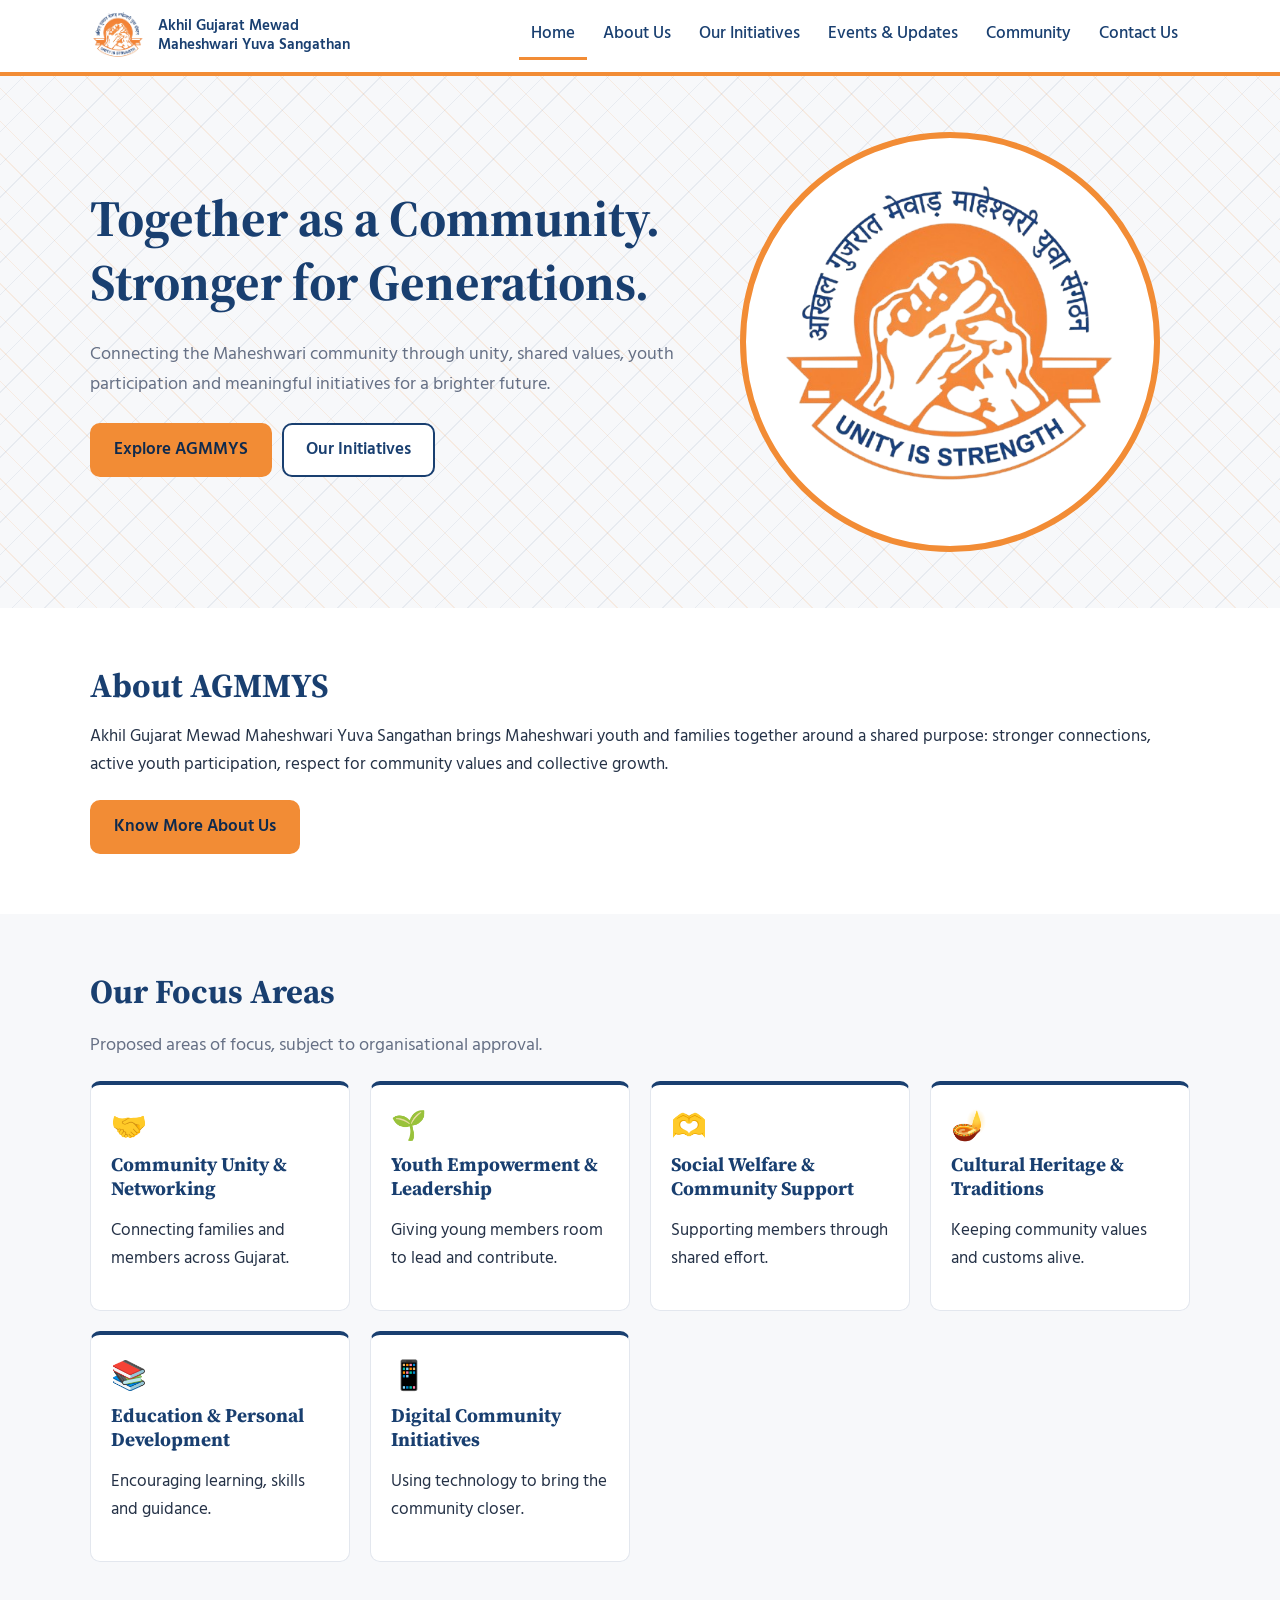
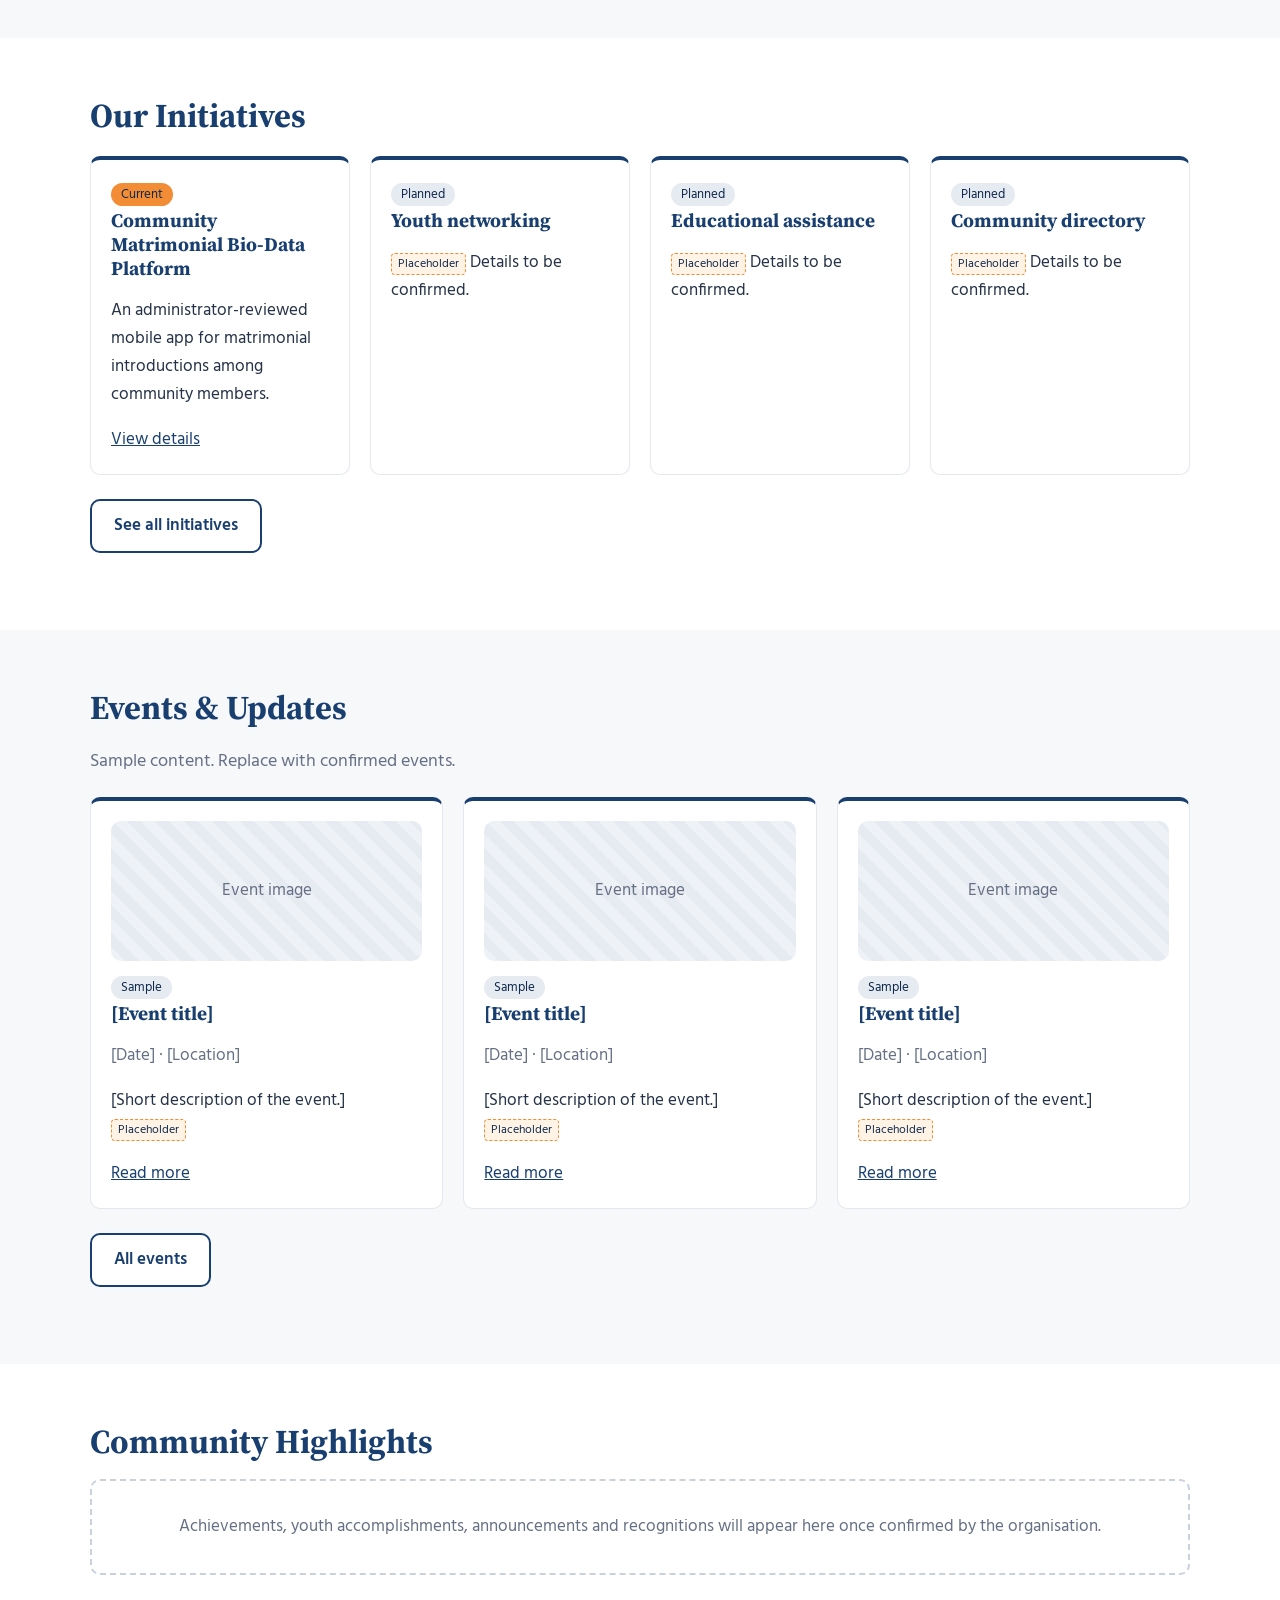
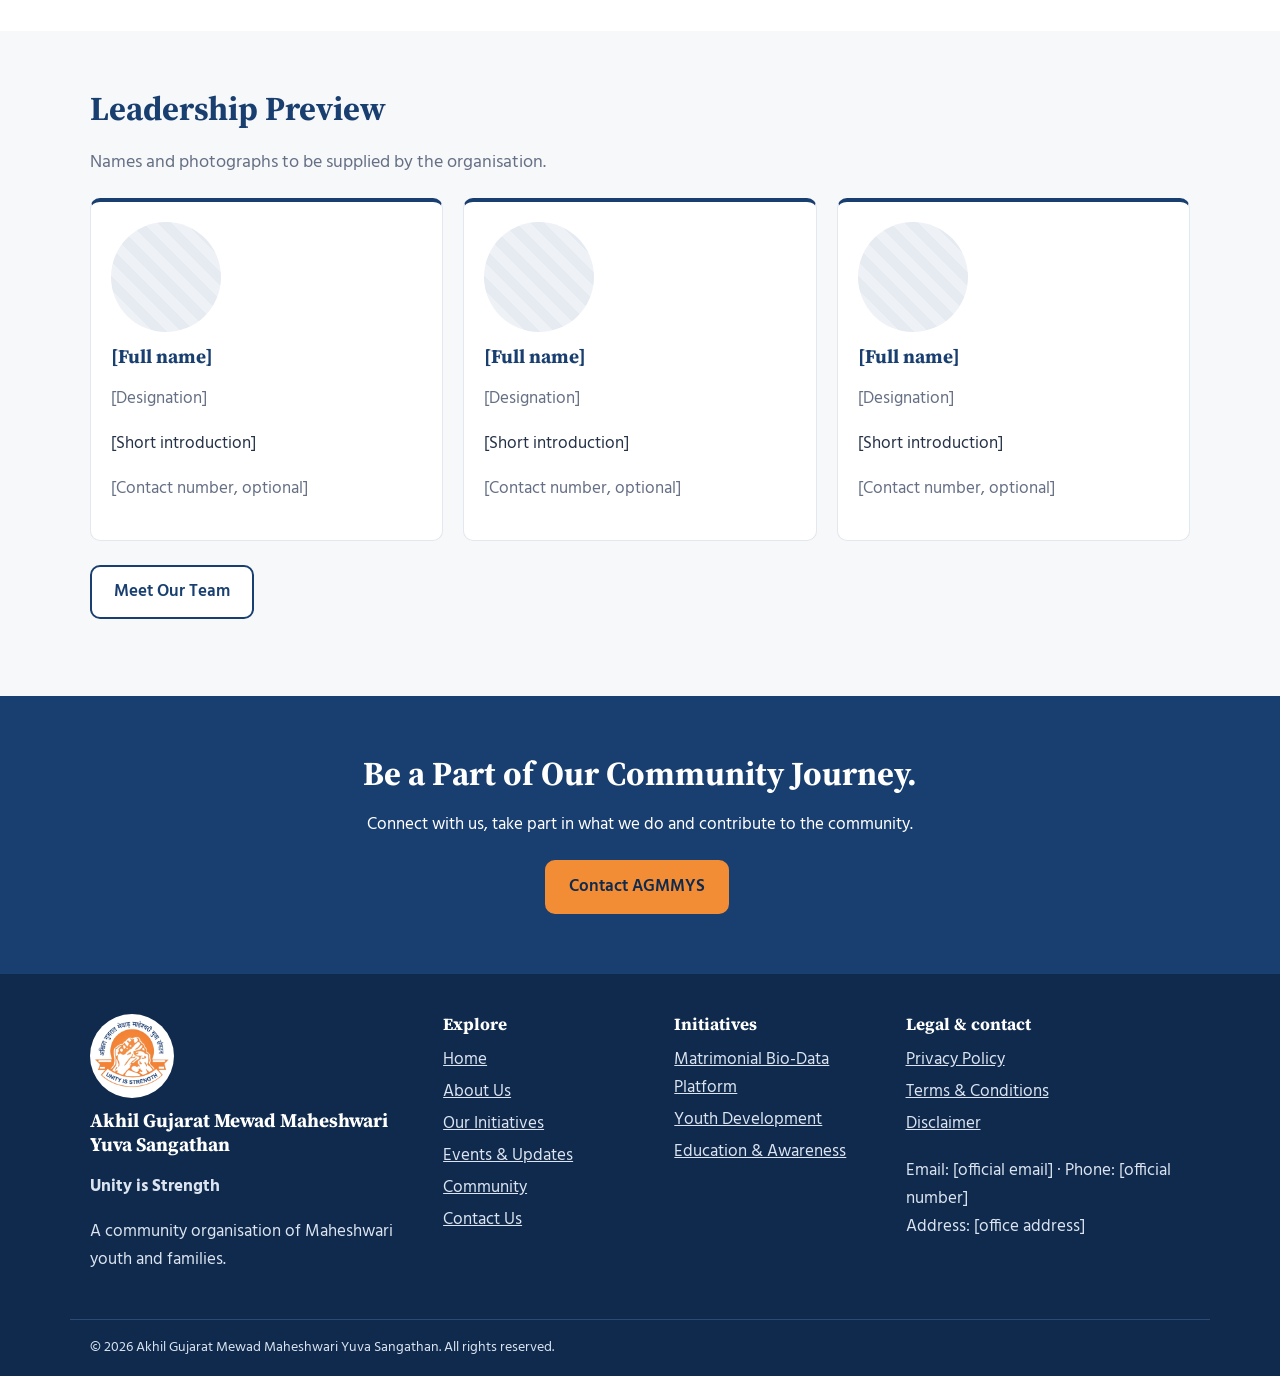
<file: index.html>
<!DOCTYPE html><html lang="en"><head><meta charset="utf-8"><meta name="viewport" content="width=device-width,initial-scale=1">
<title>Official Website | AGMMYS</title><meta name="description" content="Official website of Akhil Gujarat Mewad Maheshwari Yuva Sangathan (AGMMYS): unity, youth participation and community initiatives."><link rel="canonical" href="https://agmmys.org/">
<meta property="og:type" content="website"><meta property="og:title" content="Official Website | AGMMYS"><meta property="og:description" content="Official website of Akhil Gujarat Mewad Maheshwari Yuva Sangathan (AGMMYS): unity, youth participation and community initiatives."><meta property="og:url" content="https://agmmys.org/"><meta property="og:image" content="https://agmmys.org/assets/images/icon-512.png">
<link rel="icon" href="assets/images/favicon-32.png"><link rel="apple-touch-icon" href="assets/images/apple-touch-icon.png">
<link rel="preconnect" href="https://fonts.googleapis.com"><link rel="preconnect" href="https://fonts.gstatic.com" crossorigin>
<link href="https://fonts.googleapis.com/css2?family=Hind:wght@400;500;600&family=Source+Serif+4:wght@500;700&display=swap" rel="stylesheet">
<link rel="stylesheet" href="assets/css/style.css"><script type="application/ld+json">{"@context":"https://schema.org","@type":"Organization","name":"Akhil Gujarat Mewad Maheshwari Yuva Sangathan","alternateName":"AGMMYS","url":"https://agmmys.org","logo":"https://agmmys.org/assets/images/logo.png","slogan":"Unity is Strength"}</script></head><body>
<a class="skip" href="#main">Skip to content</a>
<header class="hdr"><div class="wrap hb"><a class="brand" href="index.html"><img src="assets/images/logo.png" width="56" height="56" alt="AGMMYS logo"><span>Akhil Gujarat Mewad<br>Maheshwari Yuva Sangathan</span></a>
<button class="tg" aria-expanded="false" aria-controls="nav">Menu</button><nav id="nav" aria-label="Main"><a href="index.html" aria-current=page>Home</a><a href="about.html">About Us</a><a href="initiatives.html">Our Initiatives</a><a href="events.html">Events & Updates</a><a href="community.html">Community</a><a href="contact.html">Contact Us</a></nav></div></header>
<main id="main"><section class="hero"><div class="wrap hg"><div><h1>Together as a Community. Stronger for Generations.</h1><p class="lead">Connecting the Maheshwari community through unity, shared values, youth participation and meaningful initiatives for a brighter future.</p><p><a class="btn" href="about.html">Explore AGMMYS</a> <a class="btn b2" href="initiatives.html">Our Initiatives</a></p></div>
<div class="sun"><img src="assets/images/logo.png" width="420" height="420" alt="AGMMYS emblem: joined hands with the words Unity is Strength"></div></div></section><section class="sec "><div class="wrap"><h2>About AGMMYS</h2><p>Akhil Gujarat Mewad Maheshwari Yuva Sangathan brings Maheshwari youth and families together around a shared purpose: stronger connections, active youth participation, respect for community values and collective growth.</p><a class="btn" href="about.html">Know More About Us</a></div></section><section class="sec alt"><div class="wrap"><h2>Our Focus Areas</h2><p class=lead>Proposed areas of focus, subject to organisational approval.</p><div class="grid "><article class="card"><div class="ic">🤝</div><h3>Community Unity &amp; Networking</h3><p>Connecting families and members across Gujarat.</p></article><article class="card"><div class="ic">🌱</div><h3>Youth Empowerment &amp; Leadership</h3><p>Giving young members room to lead and contribute.</p></article><article class="card"><div class="ic">🫶</div><h3>Social Welfare &amp; Community Support</h3><p>Supporting members through shared effort.</p></article><article class="card"><div class="ic">🪔</div><h3>Cultural Heritage &amp; Traditions</h3><p>Keeping community values and customs alive.</p></article><article class="card"><div class="ic">📚</div><h3>Education &amp; Personal Development</h3><p>Encouraging learning, skills and guidance.</p></article><article class="card"><div class="ic">📱</div><h3>Digital Community Initiatives</h3><p>Using technology to bring the community closer.</p></article></div></div></section><section class="sec "><div class="wrap"><h2>Our Initiatives</h2><div class="grid "><article class="card"><span class="tag on">Current</span><h3>Community Matrimonial Bio-Data Platform</h3><p>An administrator-reviewed mobile app for matrimonial introductions among community members.</p><a href="initiatives.html#matrimonial">View details</a></article><article class="card"><span class="tag">Planned</span><h3>Youth networking</h3><p><span class="ph">Placeholder</span> Details to be confirmed.</p></article><article class="card"><span class="tag">Planned</span><h3>Educational assistance</h3><p><span class="ph">Placeholder</span> Details to be confirmed.</p></article><article class="card"><span class="tag">Planned</span><h3>Community directory</h3><p><span class="ph">Placeholder</span> Details to be confirmed.</p></article></div><p><a class="btn b2" href="initiatives.html">See all initiatives</a></p></div></section><section class="sec alt"><div class="wrap"><h2>Events &amp; Updates</h2><p class=lead>Sample content. Replace with confirmed events.</p><div class="grid "><article class="card"><div class="img">Event image</div><span class="tag">Sample</span><h3>[Event title]</h3><p class="mu">[Date] · [Location]</p><p>[Short description of the event.] <span class="ph">Placeholder</span></p><a href="events.html">Read more</a></article><article class="card"><div class="img">Event image</div><span class="tag">Sample</span><h3>[Event title]</h3><p class="mu">[Date] · [Location]</p><p>[Short description of the event.] <span class="ph">Placeholder</span></p><a href="events.html">Read more</a></article><article class="card"><div class="img">Event image</div><span class="tag">Sample</span><h3>[Event title]</h3><p class="mu">[Date] · [Location]</p><p>[Short description of the event.] <span class="ph">Placeholder</span></p><a href="events.html">Read more</a></article></div><p><a class="btn b2" href="events.html">All events</a></p></div></section><section class="sec "><div class="wrap"><h2>Community Highlights</h2><div class="empty">Achievements, youth accomplishments, announcements and recognitions will appear here once confirmed by the organisation.</div></div></section><section class="sec alt"><div class="wrap"><h2>Leadership Preview</h2><p class=lead>Names and photographs to be supplied by the organisation.</p><div class="grid g3"><article class="card"><div class="ava" role="img" aria-label="Photo placeholder"></div><h3>[Full name]</h3><p class="mu">[Designation]</p><p>[Short introduction]</p><p class="mu">[Contact number, optional]</p></article><article class="card"><div class="ava" role="img" aria-label="Photo placeholder"></div><h3>[Full name]</h3><p class="mu">[Designation]</p><p>[Short introduction]</p><p class="mu">[Contact number, optional]</p></article><article class="card"><div class="ava" role="img" aria-label="Photo placeholder"></div><h3>[Full name]</h3><p class="mu">[Designation]</p><p>[Short introduction]</p><p class="mu">[Contact number, optional]</p></article></div><p><a class="btn b2" href="community.html">Meet Our Team</a></p></div></section><section class="cta"><div class="wrap"><h2>Be a Part of Our Community Journey.</h2><p>Connect with us, take part in what we do and contribute to the community.</p><a class="btn" href="contact.html">Contact AGMMYS</a></div></section></main>
<footer class="ftr"><div class="wrap fg"><div><img src="assets/images/logo.png" width="84" height="84" alt="AGMMYS logo"><h3>Akhil Gujarat Mewad Maheshwari Yuva Sangathan</h3><p><b>Unity is Strength</b></p><p>A community organisation of Maheshwari youth and families. </p></div>
<div><h4>Explore</h4><a href="index.html">Home</a><a href="about.html">About Us</a><a href="initiatives.html">Our Initiatives</a><a href="events.html">Events & Updates</a><a href="community.html">Community</a><a href="contact.html">Contact Us</a></div><div><h4>Initiatives</h4><a href="initiatives.html#matrimonial">Matrimonial Bio-Data Platform</a><a href="initiatives.html#youth">Youth Development</a><a href="initiatives.html#education">Education &amp; Awareness</a></div>
<div><h4>Legal &amp; contact</h4><a href="privacy-policy.html">Privacy Policy</a><a href="terms-and-conditions.html">Terms &amp; Conditions</a><a href="disclaimer.html">Disclaimer</a><p>Email: [official email] · Phone: [official number]<br>Address: [office address]</p></div></div>
<p class="wrap cp">&copy; <span id="yr">2026</span> Akhil Gujarat Mewad Maheshwari Yuva Sangathan. All rights reserved.</p></footer><script src="assets/js/main.js"></script></body></html>
</file>
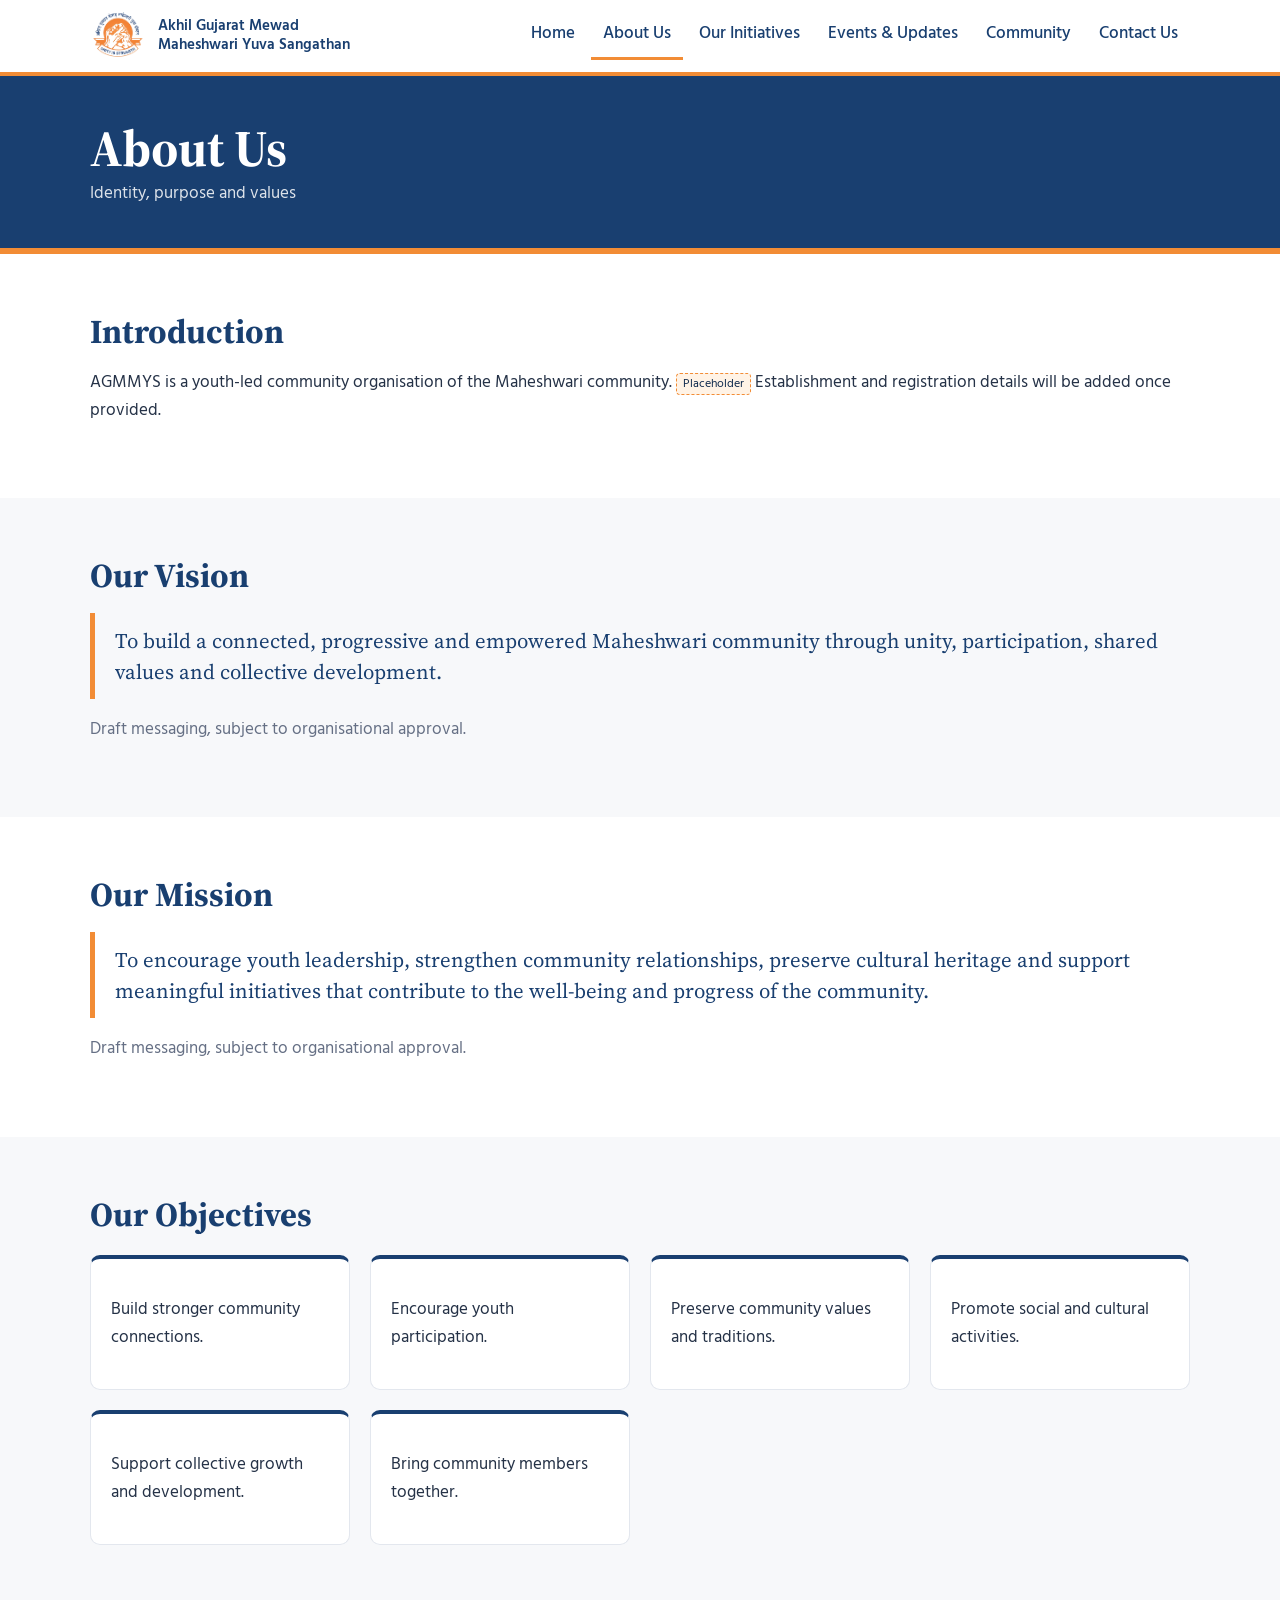
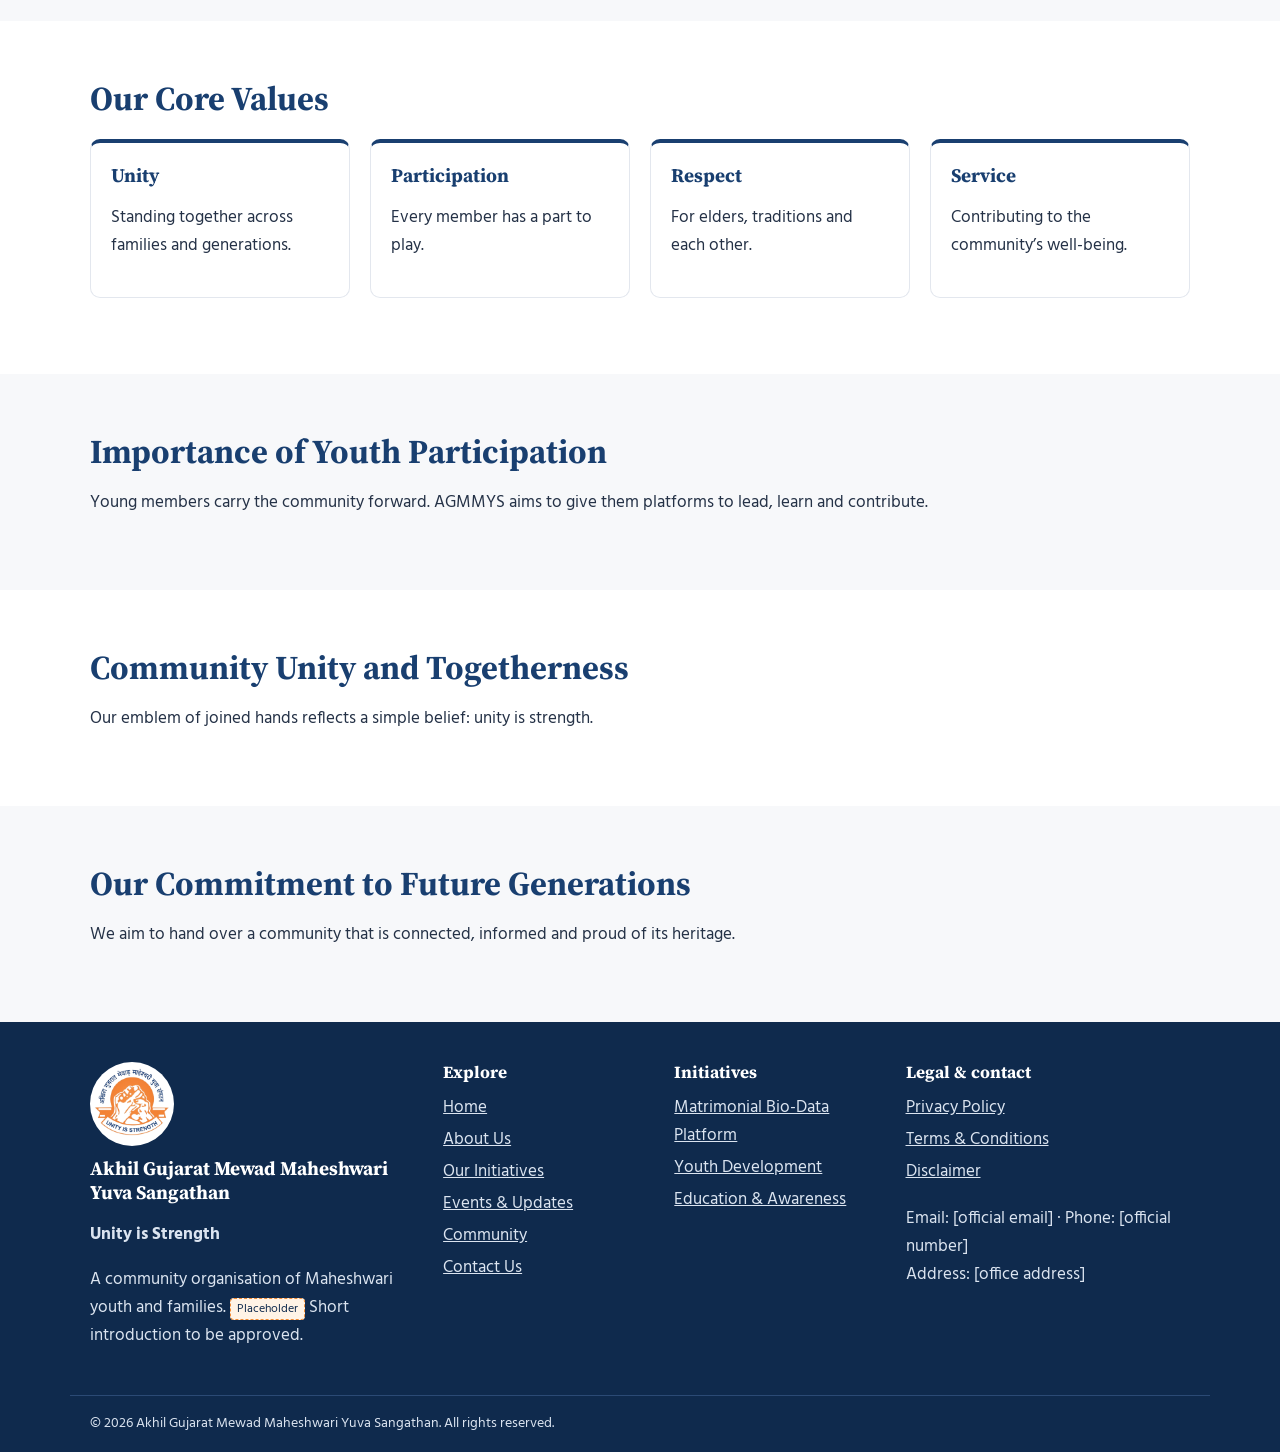
<file: about.html>
<!DOCTYPE html><html lang="en"><head><meta charset="utf-8"><meta name="viewport" content="width=device-width,initial-scale=1">
<title>About Us | AGMMYS</title><meta name="description" content="Learn about the vision, mission, objectives and values of Akhil Gujarat Mewad Maheshwari Yuva Sangathan."><link rel="canonical" href="https://agmmys.org/about.html">
<meta property="og:type" content="website"><meta property="og:title" content="About Us | AGMMYS"><meta property="og:description" content="Learn about the vision, mission, objectives and values of Akhil Gujarat Mewad Maheshwari Yuva Sangathan."><meta property="og:url" content="https://agmmys.org/about.html"><meta property="og:image" content="https://agmmys.org/assets/images/icon-512.png">
<link rel="icon" href="assets/images/favicon-32.png"><link rel="apple-touch-icon" href="assets/images/apple-touch-icon.png">
<link rel="preconnect" href="https://fonts.googleapis.com"><link rel="preconnect" href="https://fonts.gstatic.com" crossorigin>
<link href="https://fonts.googleapis.com/css2?family=Hind:wght@400;500;600&family=Source+Serif+4:wght@500;700&display=swap" rel="stylesheet">
<link rel="stylesheet" href="assets/css/style.css"><script type="application/ld+json">{"@context":"https://schema.org","@type":"Organization","name":"Akhil Gujarat Mewad Maheshwari Yuva Sangathan","alternateName":"AGMMYS","url":"https://agmmys.org","logo":"https://agmmys.org/assets/images/logo.png","slogan":"Unity is Strength"}</script></head><body>
<a class="skip" href="#main">Skip to content</a>
<header class="hdr"><div class="wrap hb"><a class="brand" href="index.html"><img src="assets/images/logo.png" width="56" height="56" alt="AGMMYS logo"><span>Akhil Gujarat Mewad<br>Maheshwari Yuva Sangathan</span></a>
<button class="tg" aria-expanded="false" aria-controls="nav">Menu</button><nav id="nav" aria-label="Main"><a href="index.html">Home</a><a href="about.html" aria-current=page>About Us</a><a href="initiatives.html">Our Initiatives</a><a href="events.html">Events & Updates</a><a href="community.html">Community</a><a href="contact.html">Contact Us</a></nav></div></header>
<main id="main"><section class="phead"><div class="wrap"><h1>About Us</h1><p>Identity, purpose and values</p></div></section><section class="sec "><div class="wrap"><h2>Introduction</h2><p>AGMMYS is a youth-led community organisation of the Maheshwari community. <span class="ph">Placeholder</span> Establishment and registration details will be added once provided.</p></div></section><section class="sec alt"><div class="wrap"><h2>Our Vision</h2><blockquote>To build a connected, progressive and empowered Maheshwari community through unity, participation, shared values and collective development.</blockquote><p class="mu">Draft messaging, subject to organisational approval.</p></div></section><section class="sec "><div class="wrap"><h2>Our Mission</h2><blockquote>To encourage youth leadership, strengthen community relationships, preserve cultural heritage and support meaningful initiatives that contribute to the well-being and progress of the community.</blockquote><p class="mu">Draft messaging, subject to organisational approval.</p></div></section><section class="sec alt"><div class="wrap"><h2>Our Objectives</h2><div class="grid "><article class="card"><p>Build stronger community connections.</p></article><article class="card"><p>Encourage youth participation.</p></article><article class="card"><p>Preserve community values and traditions.</p></article><article class="card"><p>Promote social and cultural activities.</p></article><article class="card"><p>Support collective growth and development.</p></article><article class="card"><p>Bring community members together.</p></article></div></div></section><section class="sec "><div class="wrap"><h2>Our Core Values</h2><div class="grid "><article class="card"><h3>Unity</h3><p>Standing together across families and generations.</p></article><article class="card"><h3>Participation</h3><p>Every member has a part to play.</p></article><article class="card"><h3>Respect</h3><p>For elders, traditions and each other.</p></article><article class="card"><h3>Service</h3><p>Contributing to the community’s well-being.</p></article></div></div></section><section class="sec alt"><div class="wrap"><h2>Importance of Youth Participation</h2><p>Young members carry the community forward. AGMMYS aims to give them platforms to lead, learn and contribute.</p></div></section><section class="sec "><div class="wrap"><h2>Community Unity and Togetherness</h2><p>Our emblem of joined hands reflects a simple belief: unity is strength.</p></div></section><section class="sec alt"><div class="wrap"><h2>Our Commitment to Future Generations</h2><p>We aim to hand over a community that is connected, informed and proud of its heritage.</p></div></section></main>
<footer class="ftr"><div class="wrap fg"><div><img src="assets/images/logo.png" width="84" height="84" alt="AGMMYS logo"><h3>Akhil Gujarat Mewad Maheshwari Yuva Sangathan</h3><p><b>Unity is Strength</b></p><p>A community organisation of Maheshwari youth and families. <span class="ph">Placeholder</span> Short introduction to be approved.</p></div>
<div><h4>Explore</h4><a href="index.html">Home</a><a href="about.html">About Us</a><a href="initiatives.html">Our Initiatives</a><a href="events.html">Events & Updates</a><a href="community.html">Community</a><a href="contact.html">Contact Us</a></div><div><h4>Initiatives</h4><a href="initiatives.html#matrimonial">Matrimonial Bio-Data Platform</a><a href="initiatives.html#youth">Youth Development</a><a href="initiatives.html#education">Education &amp; Awareness</a></div>
<div><h4>Legal &amp; contact</h4><a href="privacy-policy.html">Privacy Policy</a><a href="terms-and-conditions.html">Terms &amp; Conditions</a><a href="disclaimer.html">Disclaimer</a><p>Email: [official email] · Phone: [official number]<br>Address: [office address]</p></div></div>
<p class="wrap cp">&copy; <span id="yr">2026</span> Akhil Gujarat Mewad Maheshwari Yuva Sangathan. All rights reserved.</p></footer><script src="assets/js/main.js"></script></body></html>
</file>
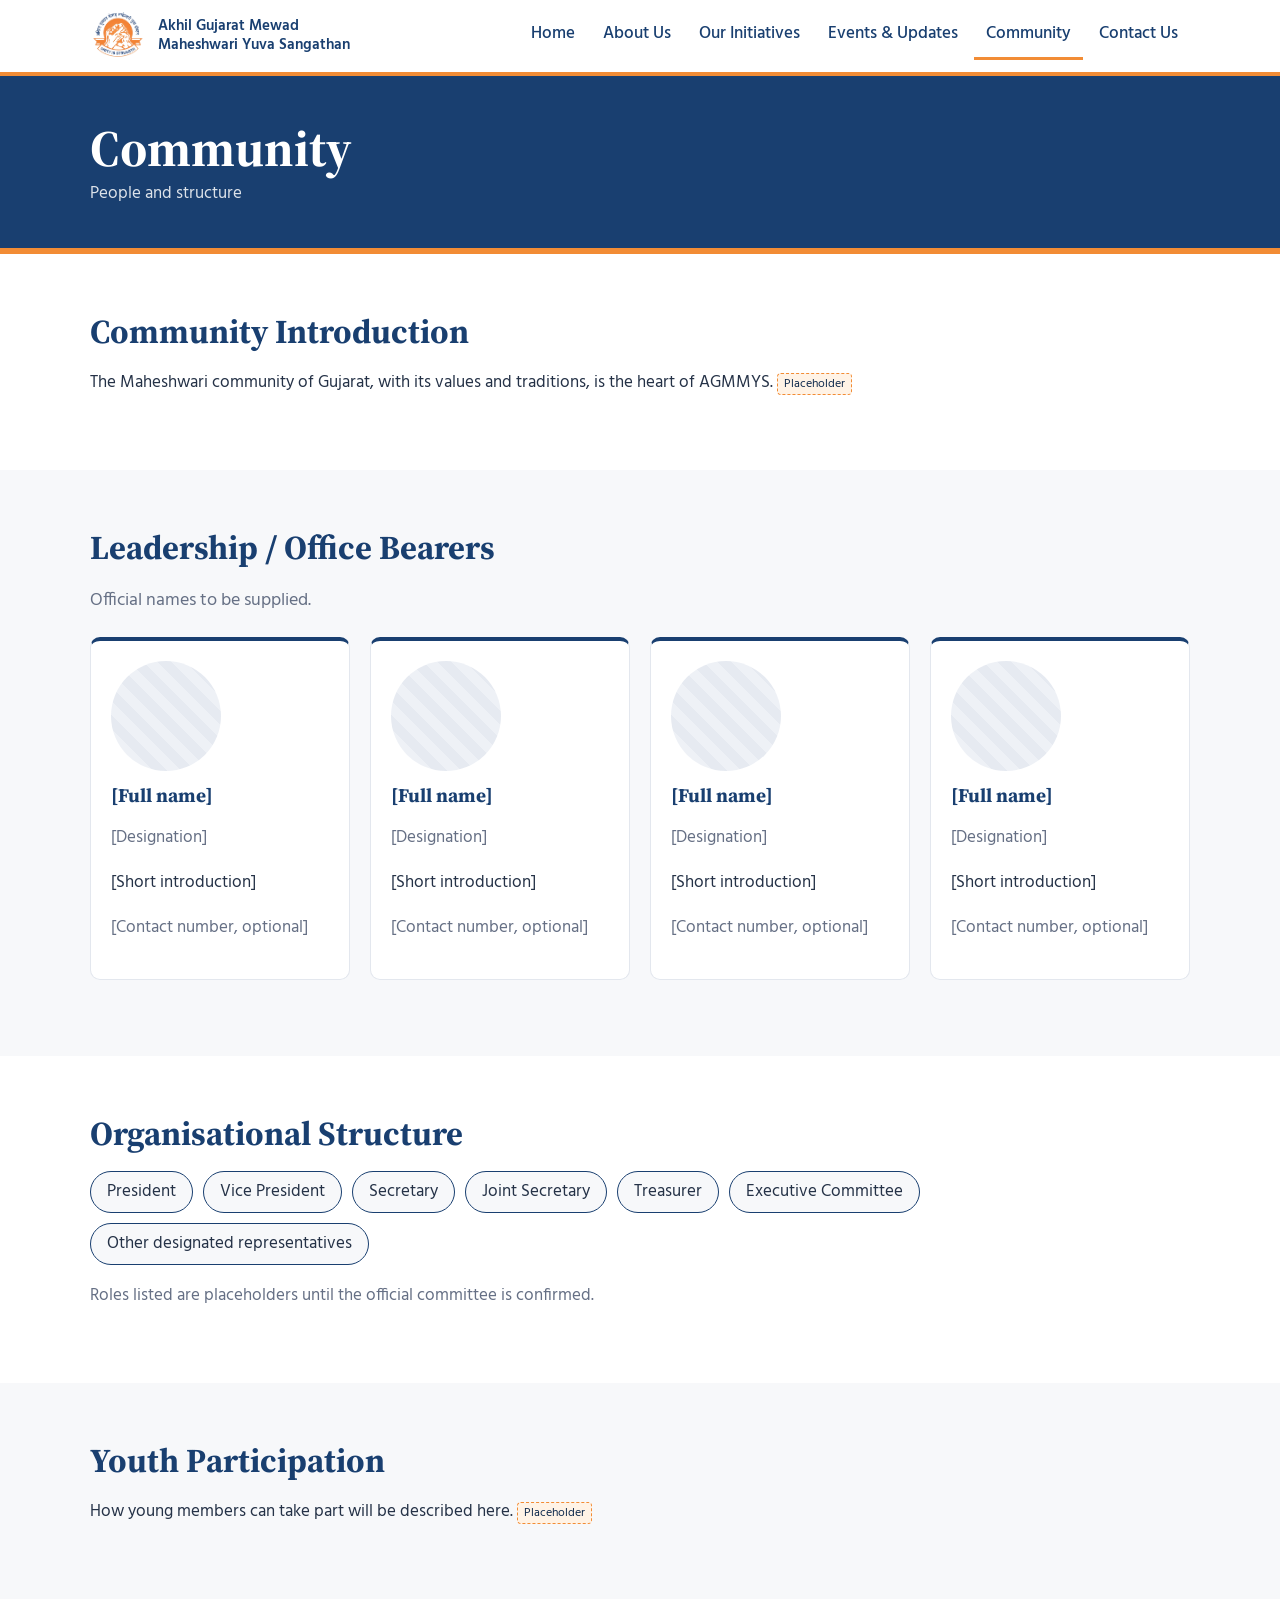
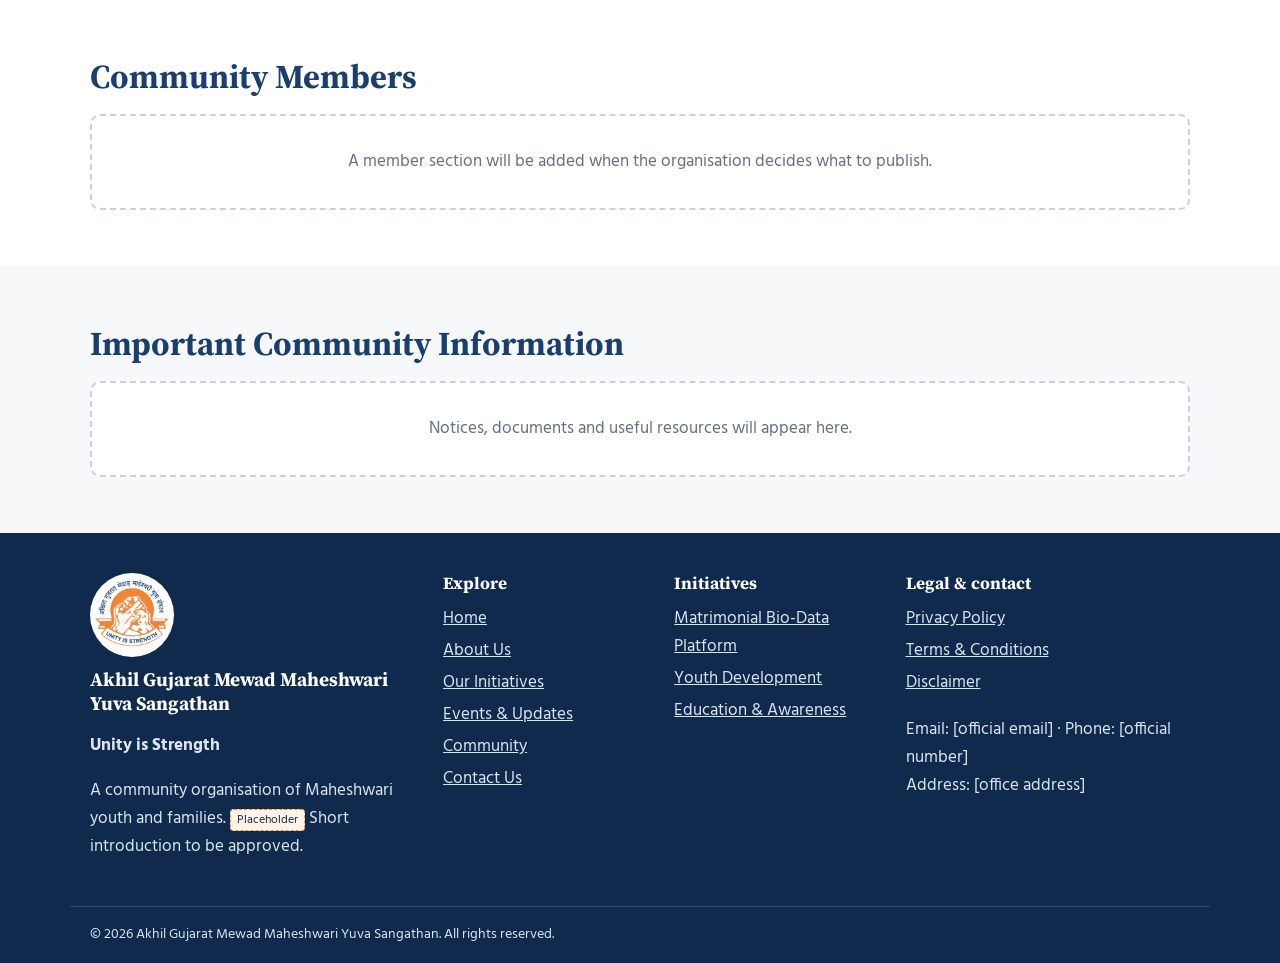
<file: community.html>
<!DOCTYPE html><html lang="en"><head><meta charset="utf-8"><meta name="viewport" content="width=device-width,initial-scale=1">
<title>Community | AGMMYS</title><meta name="description" content="Meet the leadership, structure and youth of the AGMMYS Maheshwari community organisation."><link rel="canonical" href="https://agmmys.org/community.html">
<meta property="og:type" content="website"><meta property="og:title" content="Community | AGMMYS"><meta property="og:description" content="Meet the leadership, structure and youth of the AGMMYS Maheshwari community organisation."><meta property="og:url" content="https://agmmys.org/community.html"><meta property="og:image" content="https://agmmys.org/assets/images/icon-512.png">
<link rel="icon" href="assets/images/favicon-32.png"><link rel="apple-touch-icon" href="assets/images/apple-touch-icon.png">
<link rel="preconnect" href="https://fonts.googleapis.com"><link rel="preconnect" href="https://fonts.gstatic.com" crossorigin>
<link href="https://fonts.googleapis.com/css2?family=Hind:wght@400;500;600&family=Source+Serif+4:wght@500;700&display=swap" rel="stylesheet">
<link rel="stylesheet" href="assets/css/style.css"><script type="application/ld+json">{"@context":"https://schema.org","@type":"Organization","name":"Akhil Gujarat Mewad Maheshwari Yuva Sangathan","alternateName":"AGMMYS","url":"https://agmmys.org","logo":"https://agmmys.org/assets/images/logo.png","slogan":"Unity is Strength"}</script></head><body>
<a class="skip" href="#main">Skip to content</a>
<header class="hdr"><div class="wrap hb"><a class="brand" href="index.html"><img src="assets/images/logo.png" width="56" height="56" alt="AGMMYS logo"><span>Akhil Gujarat Mewad<br>Maheshwari Yuva Sangathan</span></a>
<button class="tg" aria-expanded="false" aria-controls="nav">Menu</button><nav id="nav" aria-label="Main"><a href="index.html">Home</a><a href="about.html">About Us</a><a href="initiatives.html">Our Initiatives</a><a href="events.html">Events & Updates</a><a href="community.html" aria-current=page>Community</a><a href="contact.html">Contact Us</a></nav></div></header>
<main id="main"><section class="phead"><div class="wrap"><h1>Community</h1><p>People and structure</p></div></section><section class="sec "><div class="wrap"><h2>Community Introduction</h2><p>The Maheshwari community of Gujarat, with its values and traditions, is the heart of AGMMYS. <span class="ph">Placeholder</span></p></div></section><section class="sec alt"><div class="wrap"><h2>Leadership / Office Bearers</h2><p class=lead>Official names to be supplied.</p><div class="grid g4"><article class="card"><div class="ava" role="img" aria-label="Photo placeholder"></div><h3>[Full name]</h3><p class="mu">[Designation]</p><p>[Short introduction]</p><p class="mu">[Contact number, optional]</p></article><article class="card"><div class="ava" role="img" aria-label="Photo placeholder"></div><h3>[Full name]</h3><p class="mu">[Designation]</p><p>[Short introduction]</p><p class="mu">[Contact number, optional]</p></article><article class="card"><div class="ava" role="img" aria-label="Photo placeholder"></div><h3>[Full name]</h3><p class="mu">[Designation]</p><p>[Short introduction]</p><p class="mu">[Contact number, optional]</p></article><article class="card"><div class="ava" role="img" aria-label="Photo placeholder"></div><h3>[Full name]</h3><p class="mu">[Designation]</p><p>[Short introduction]</p><p class="mu">[Contact number, optional]</p></article></div></div></section><section class="sec "><div class="wrap"><h2>Organisational Structure</h2><ul class="chips"><li>President</li><li>Vice President</li><li>Secretary</li><li>Joint Secretary</li><li>Treasurer</li><li>Executive Committee</li><li>Other designated representatives</li></ul><p class="mu">Roles listed are placeholders until the official committee is confirmed.</p></div></section><section class="sec alt"><div class="wrap"><h2>Youth Participation</h2><p>How young members can take part will be described here. <span class="ph">Placeholder</span></p></div></section><section class="sec "><div class="wrap"><h2>Community Members</h2><div class="empty">A member section will be added when the organisation decides what to publish.</div></div></section><section class="sec alt"><div class="wrap"><h2>Important Community Information</h2><div class="empty">Notices, documents and useful resources will appear here.</div></div></section></main>
<footer class="ftr"><div class="wrap fg"><div><img src="assets/images/logo.png" width="84" height="84" alt="AGMMYS logo"><h3>Akhil Gujarat Mewad Maheshwari Yuva Sangathan</h3><p><b>Unity is Strength</b></p><p>A community organisation of Maheshwari youth and families. <span class="ph">Placeholder</span> Short introduction to be approved.</p></div>
<div><h4>Explore</h4><a href="index.html">Home</a><a href="about.html">About Us</a><a href="initiatives.html">Our Initiatives</a><a href="events.html">Events & Updates</a><a href="community.html">Community</a><a href="contact.html">Contact Us</a></div><div><h4>Initiatives</h4><a href="initiatives.html#matrimonial">Matrimonial Bio-Data Platform</a><a href="initiatives.html#youth">Youth Development</a><a href="initiatives.html#education">Education &amp; Awareness</a></div>
<div><h4>Legal &amp; contact</h4><a href="privacy-policy.html">Privacy Policy</a><a href="terms-and-conditions.html">Terms &amp; Conditions</a><a href="disclaimer.html">Disclaimer</a><p>Email: [official email] · Phone: [official number]<br>Address: [office address]</p></div></div>
<p class="wrap cp">&copy; <span id="yr">2026</span> Akhil Gujarat Mewad Maheshwari Yuva Sangathan. All rights reserved.</p></footer><script src="assets/js/main.js"></script></body></html>
</file>
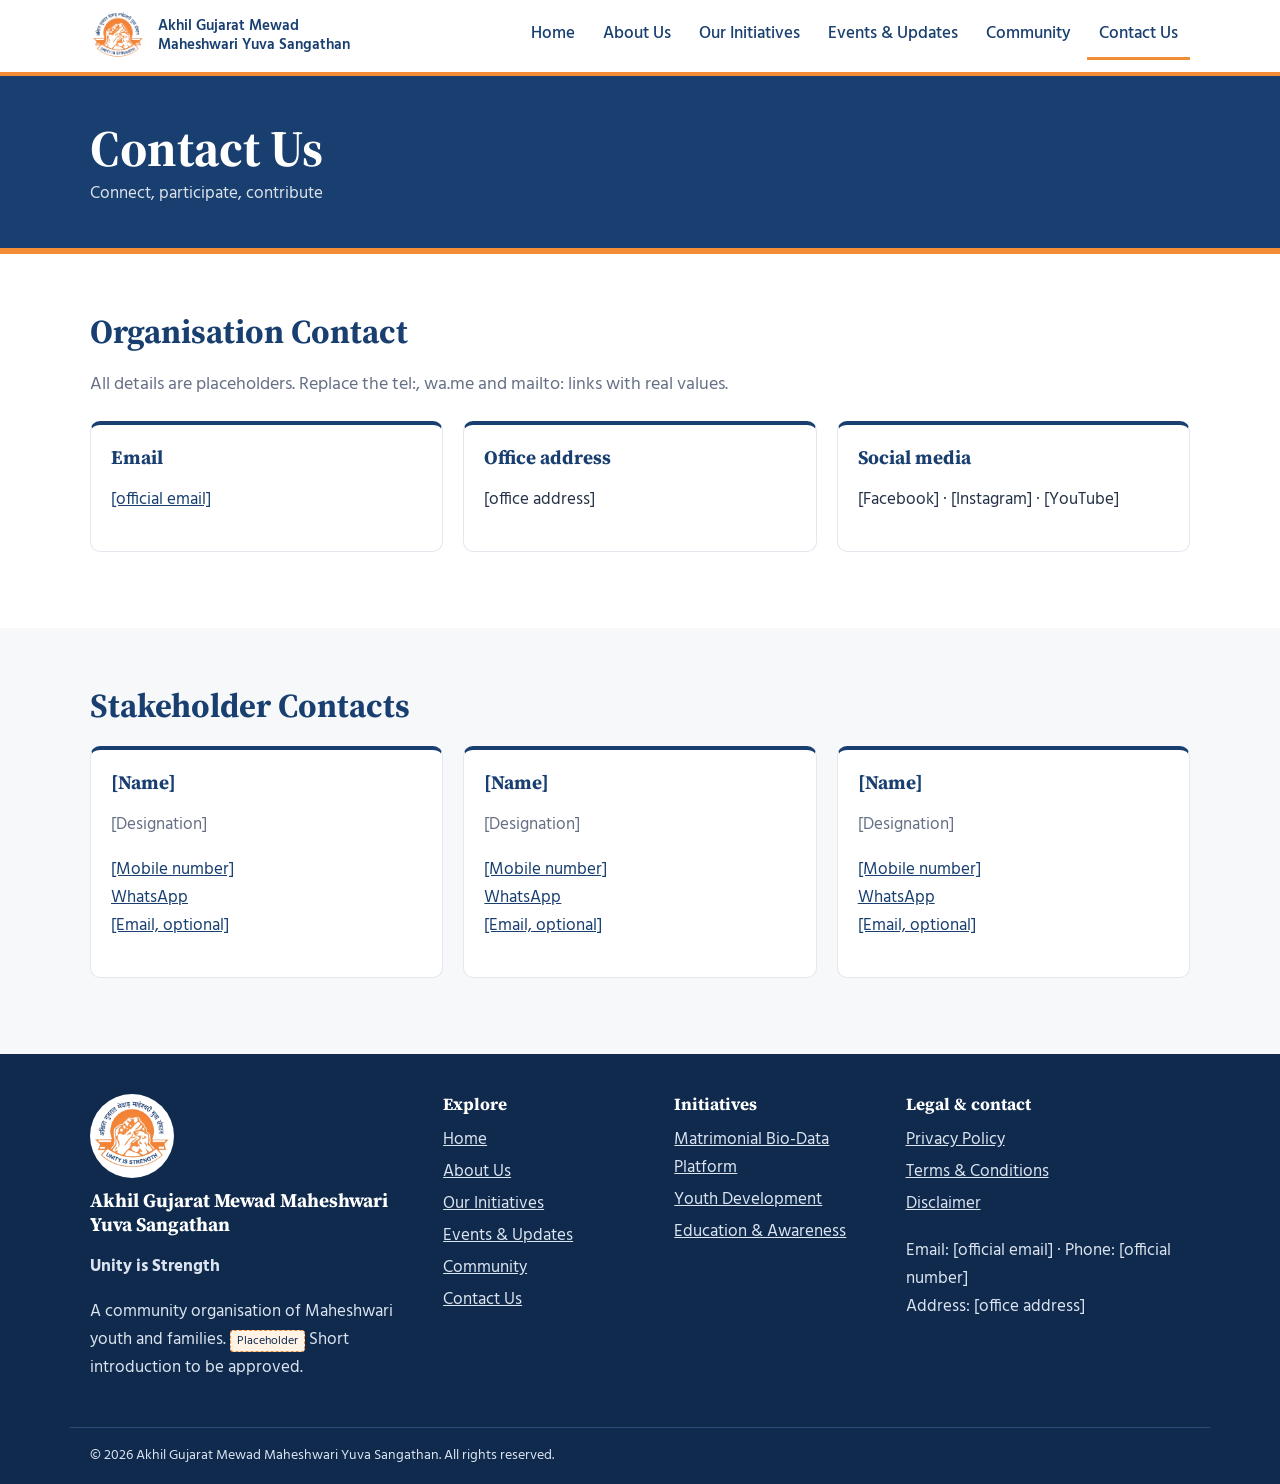
<file: contact.html>
<!DOCTYPE html><html lang="en"><head><meta charset="utf-8"><meta name="viewport" content="width=device-width,initial-scale=1">
<title>Contact Us | AGMMYS</title><meta name="description" content="Contact Akhil Gujarat Mewad Maheshwari Yuva Sangathan (AGMMYS)."><link rel="canonical" href="https://agmmys.org/contact.html">
<meta property="og:type" content="website"><meta property="og:title" content="Contact Us | AGMMYS"><meta property="og:description" content="Contact Akhil Gujarat Mewad Maheshwari Yuva Sangathan (AGMMYS)."><meta property="og:url" content="https://agmmys.org/contact.html"><meta property="og:image" content="https://agmmys.org/assets/images/icon-512.png">
<link rel="icon" href="assets/images/favicon-32.png"><link rel="apple-touch-icon" href="assets/images/apple-touch-icon.png">
<link rel="preconnect" href="https://fonts.googleapis.com"><link rel="preconnect" href="https://fonts.gstatic.com" crossorigin>
<link href="https://fonts.googleapis.com/css2?family=Hind:wght@400;500;600&family=Source+Serif+4:wght@500;700&display=swap" rel="stylesheet">
<link rel="stylesheet" href="assets/css/style.css"><script type="application/ld+json">{"@context":"https://schema.org","@type":"Organization","name":"Akhil Gujarat Mewad Maheshwari Yuva Sangathan","alternateName":"AGMMYS","url":"https://agmmys.org","logo":"https://agmmys.org/assets/images/logo.png","slogan":"Unity is Strength"}</script></head><body>
<a class="skip" href="#main">Skip to content</a>
<header class="hdr"><div class="wrap hb"><a class="brand" href="index.html"><img src="assets/images/logo.png" width="56" height="56" alt="AGMMYS logo"><span>Akhil Gujarat Mewad<br>Maheshwari Yuva Sangathan</span></a>
<button class="tg" aria-expanded="false" aria-controls="nav">Menu</button><nav id="nav" aria-label="Main"><a href="index.html">Home</a><a href="about.html">About Us</a><a href="initiatives.html">Our Initiatives</a><a href="events.html">Events & Updates</a><a href="community.html">Community</a><a href="contact.html" aria-current=page>Contact Us</a></nav></div></header>
<main id="main"><section class="phead"><div class="wrap"><h1>Contact Us</h1><p>Connect, participate, contribute</p></div></section><section class="sec "><div class="wrap"><h2>Organisation Contact</h2><p class=lead>All details are placeholders. Replace the tel:, wa.me and mailto: links with real values.</p><div class="grid g3"><article class="card"><h3>Email</h3><p><a href="mailto:info@example.org">[official email]</a></p></article><article class="card"><h3>Office address</h3><p>[office address]</p></article><article class="card"><h3>Social media</h3><p>[Facebook] · [Instagram] · [YouTube]</p></article></div></div></section><section class="sec alt"><div class="wrap"><h2>Stakeholder Contacts</h2><div class="grid g3"><article class="card"><h3>[Name]</h3><p class="mu">[Designation]</p><p><a href="tel:+910000000000">[Mobile number]</a><br><a href="https://wa.me/910000000000">WhatsApp</a><br><a href="mailto:name@example.org">[Email, optional]</a></p></article><article class="card"><h3>[Name]</h3><p class="mu">[Designation]</p><p><a href="tel:+910000000000">[Mobile number]</a><br><a href="https://wa.me/910000000000">WhatsApp</a><br><a href="mailto:name@example.org">[Email, optional]</a></p></article><article class="card"><h3>[Name]</h3><p class="mu">[Designation]</p><p><a href="tel:+910000000000">[Mobile number]</a><br><a href="https://wa.me/910000000000">WhatsApp</a><br><a href="mailto:name@example.org">[Email, optional]</a></p></article></div></div></section></main>
<footer class="ftr"><div class="wrap fg"><div><img src="assets/images/logo.png" width="84" height="84" alt="AGMMYS logo"><h3>Akhil Gujarat Mewad Maheshwari Yuva Sangathan</h3><p><b>Unity is Strength</b></p><p>A community organisation of Maheshwari youth and families. <span class="ph">Placeholder</span> Short introduction to be approved.</p></div>
<div><h4>Explore</h4><a href="index.html">Home</a><a href="about.html">About Us</a><a href="initiatives.html">Our Initiatives</a><a href="events.html">Events & Updates</a><a href="community.html">Community</a><a href="contact.html">Contact Us</a></div><div><h4>Initiatives</h4><a href="initiatives.html#matrimonial">Matrimonial Bio-Data Platform</a><a href="initiatives.html#youth">Youth Development</a><a href="initiatives.html#education">Education &amp; Awareness</a></div>
<div><h4>Legal &amp; contact</h4><a href="privacy-policy.html">Privacy Policy</a><a href="terms-and-conditions.html">Terms &amp; Conditions</a><a href="disclaimer.html">Disclaimer</a><p>Email: [official email] · Phone: [official number]<br>Address: [office address]</p></div></div>
<p class="wrap cp">&copy; <span id="yr">2026</span> Akhil Gujarat Mewad Maheshwari Yuva Sangathan. All rights reserved.</p></footer><script src="assets/js/main.js"></script></body></html>
</file>
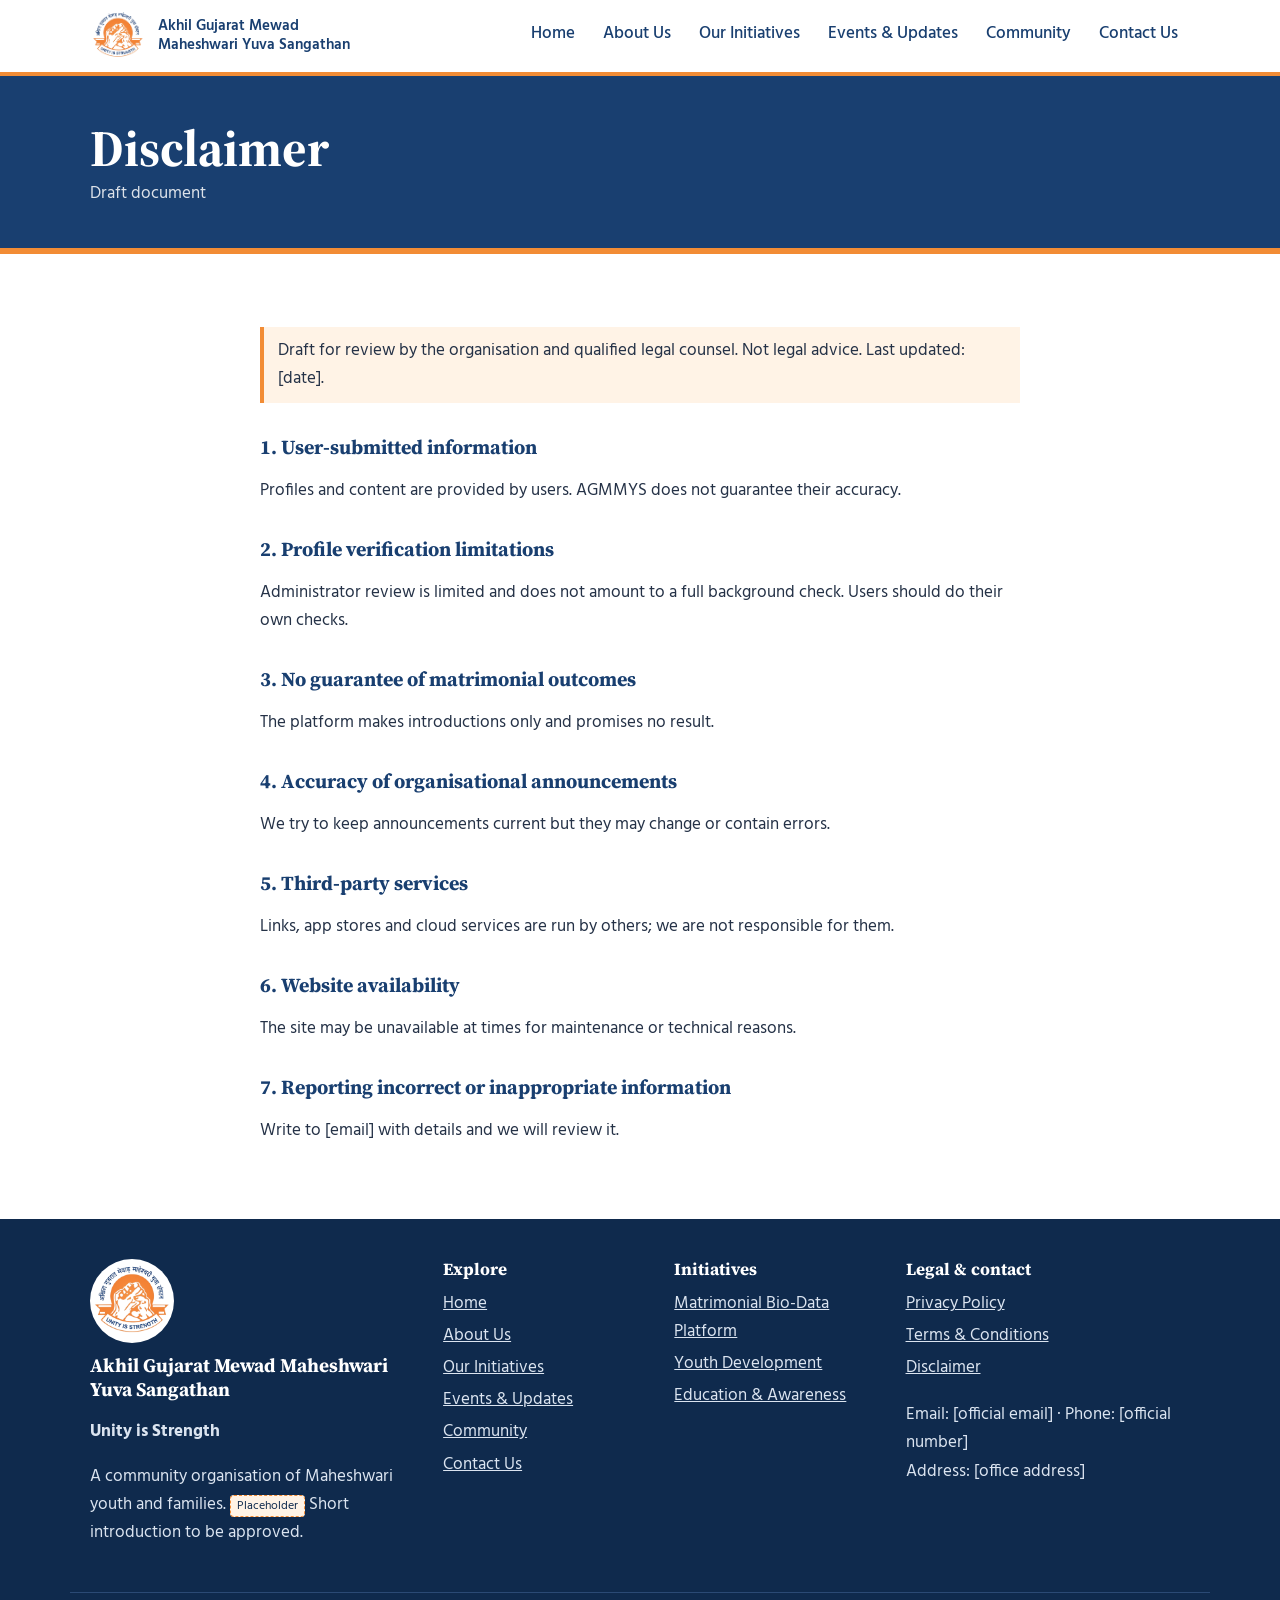
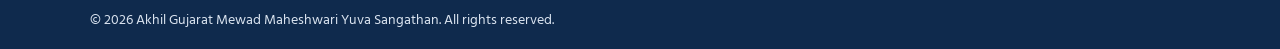
<file: disclaimer.html>
<!DOCTYPE html><html lang="en"><head><meta charset="utf-8"><meta name="viewport" content="width=device-width,initial-scale=1">
<title>Disclaimer | AGMMYS</title><meta name="description" content="Disclaimer for the AGMMYS website and matrimonial bio-data application."><link rel="canonical" href="https://agmmys.org/disclaimer.html">
<meta property="og:type" content="website"><meta property="og:title" content="Disclaimer | AGMMYS"><meta property="og:description" content="Disclaimer for the AGMMYS website and matrimonial bio-data application."><meta property="og:url" content="https://agmmys.org/disclaimer.html"><meta property="og:image" content="https://agmmys.org/assets/images/icon-512.png">
<link rel="icon" href="assets/images/favicon-32.png"><link rel="apple-touch-icon" href="assets/images/apple-touch-icon.png">
<link rel="preconnect" href="https://fonts.googleapis.com"><link rel="preconnect" href="https://fonts.gstatic.com" crossorigin>
<link href="https://fonts.googleapis.com/css2?family=Hind:wght@400;500;600&family=Source+Serif+4:wght@500;700&display=swap" rel="stylesheet">
<link rel="stylesheet" href="assets/css/style.css"><script type="application/ld+json">{"@context":"https://schema.org","@type":"Organization","name":"Akhil Gujarat Mewad Maheshwari Yuva Sangathan","alternateName":"AGMMYS","url":"https://agmmys.org","logo":"https://agmmys.org/assets/images/logo.png","slogan":"Unity is Strength"}</script></head><body>
<a class="skip" href="#main">Skip to content</a>
<header class="hdr"><div class="wrap hb"><a class="brand" href="index.html"><img src="assets/images/logo.png" width="56" height="56" alt="AGMMYS logo"><span>Akhil Gujarat Mewad<br>Maheshwari Yuva Sangathan</span></a>
<button class="tg" aria-expanded="false" aria-controls="nav">Menu</button><nav id="nav" aria-label="Main"><a href="index.html">Home</a><a href="about.html">About Us</a><a href="initiatives.html">Our Initiatives</a><a href="events.html">Events & Updates</a><a href="community.html">Community</a><a href="contact.html">Contact Us</a></nav></div></header>
<main id="main"><section class="phead"><div class="wrap"><h1>Disclaimer</h1><p>Draft document</p></div></section><section class="sec"><div class="wrap legal"><p class="note">Draft for review by the organisation and qualified legal counsel. Not legal advice. Last updated: [date].</p><h2>1. User-submitted information</h2><p>Profiles and content are provided by users. AGMMYS does not guarantee their accuracy.</p><h2>2. Profile verification limitations</h2><p>Administrator review is limited and does not amount to a full background check. Users should do their own checks.</p><h2>3. No guarantee of matrimonial outcomes</h2><p>The platform makes introductions only and promises no result.</p><h2>4. Accuracy of organisational announcements</h2><p>We try to keep announcements current but they may change or contain errors.</p><h2>5. Third-party services</h2><p>Links, app stores and cloud services are run by others; we are not responsible for them.</p><h2>6. Website availability</h2><p>The site may be unavailable at times for maintenance or technical reasons.</p><h2>7. Reporting incorrect or inappropriate information</h2><p>Write to [email] with details and we will review it.</p></div></section></main>
<footer class="ftr"><div class="wrap fg"><div><img src="assets/images/logo.png" width="84" height="84" alt="AGMMYS logo"><h3>Akhil Gujarat Mewad Maheshwari Yuva Sangathan</h3><p><b>Unity is Strength</b></p><p>A community organisation of Maheshwari youth and families. <span class="ph">Placeholder</span> Short introduction to be approved.</p></div>
<div><h4>Explore</h4><a href="index.html">Home</a><a href="about.html">About Us</a><a href="initiatives.html">Our Initiatives</a><a href="events.html">Events & Updates</a><a href="community.html">Community</a><a href="contact.html">Contact Us</a></div><div><h4>Initiatives</h4><a href="initiatives.html#matrimonial">Matrimonial Bio-Data Platform</a><a href="initiatives.html#youth">Youth Development</a><a href="initiatives.html#education">Education &amp; Awareness</a></div>
<div><h4>Legal &amp; contact</h4><a href="privacy-policy.html">Privacy Policy</a><a href="terms-and-conditions.html">Terms &amp; Conditions</a><a href="disclaimer.html">Disclaimer</a><p>Email: [official email] · Phone: [official number]<br>Address: [office address]</p></div></div>
<p class="wrap cp">&copy; <span id="yr">2026</span> Akhil Gujarat Mewad Maheshwari Yuva Sangathan. All rights reserved.</p></footer><script src="assets/js/main.js"></script></body></html>
</file>
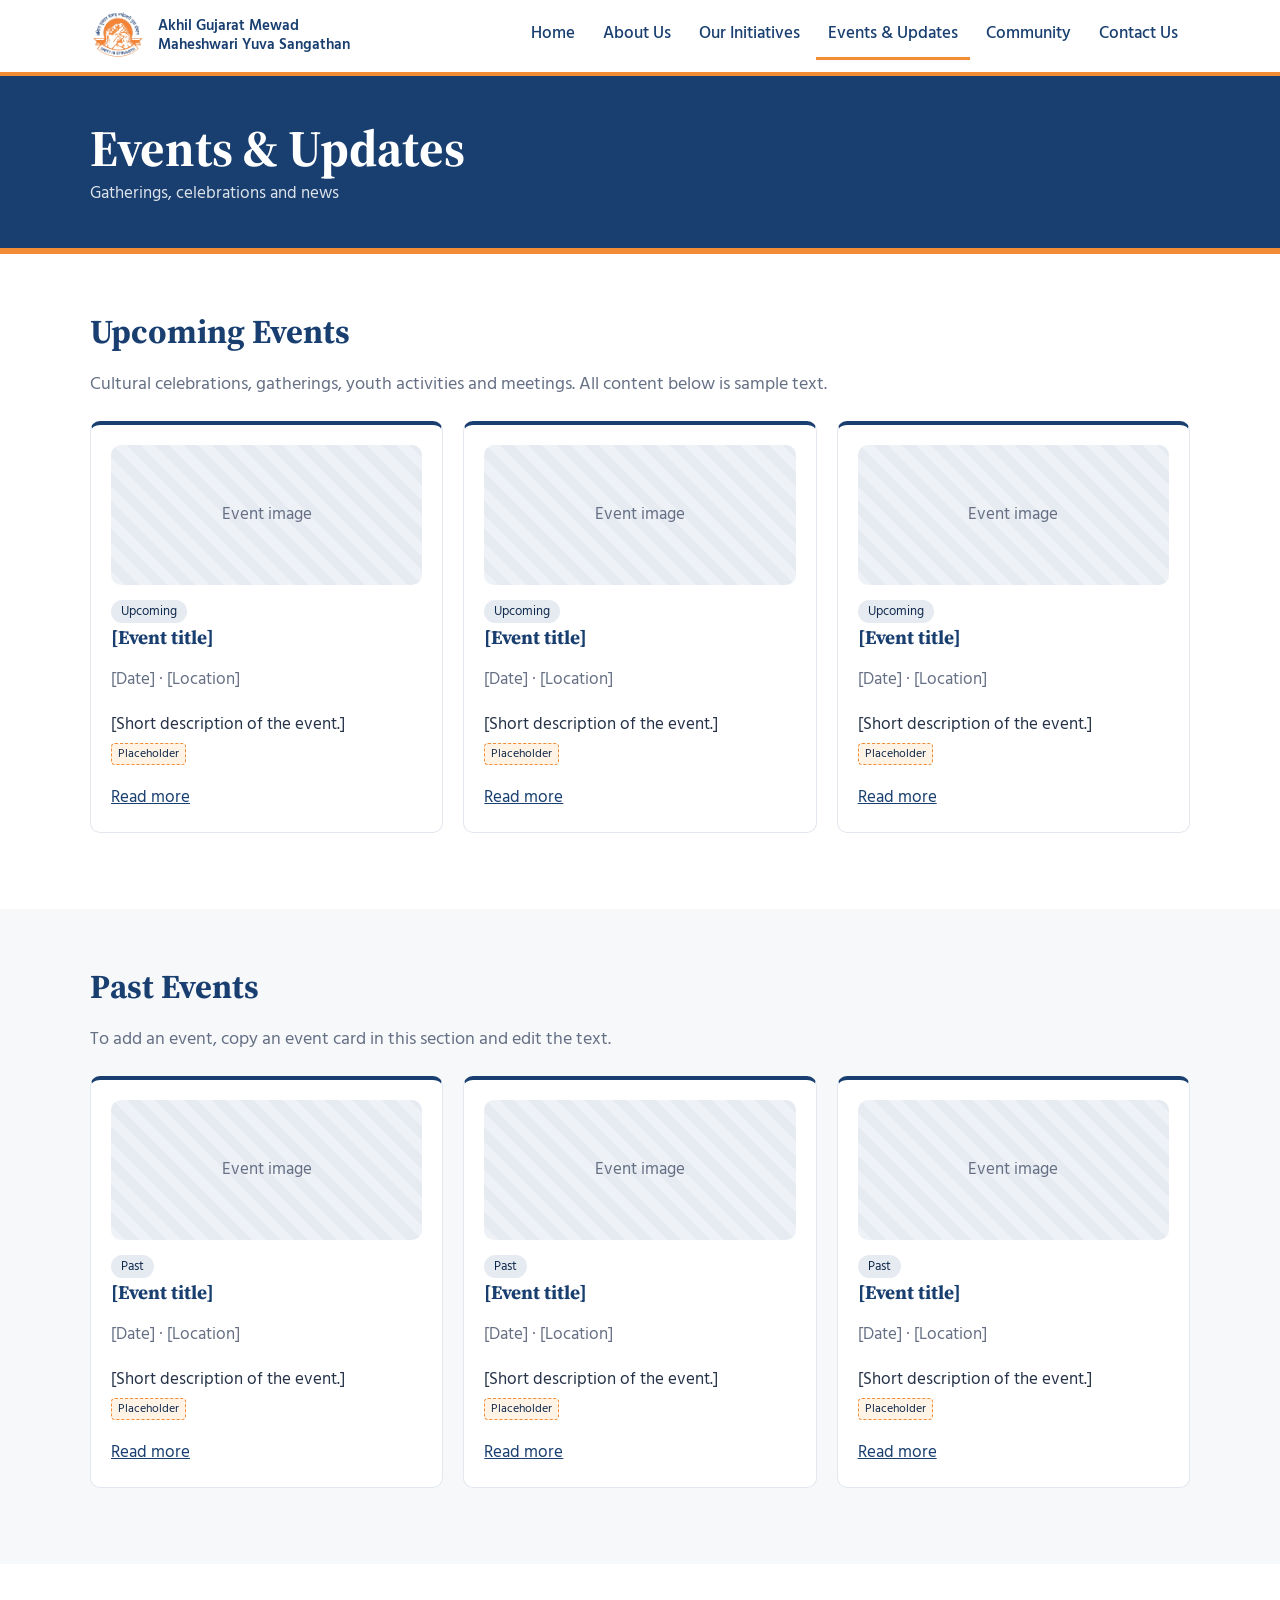
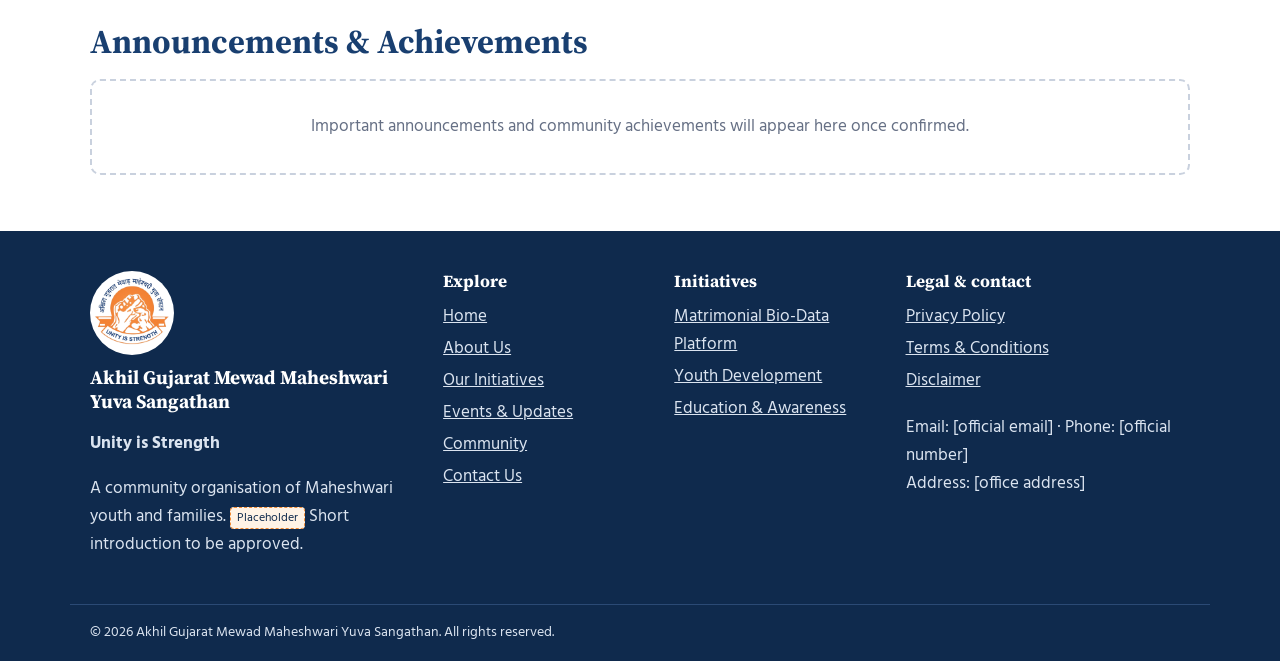
<file: events.html>
<!DOCTYPE html><html lang="en"><head><meta charset="utf-8"><meta name="viewport" content="width=device-width,initial-scale=1">
<title>Events & Updates | AGMMYS</title><meta name="description" content="Upcoming and past events, announcements and community activities of AGMMYS."><link rel="canonical" href="https://agmmys.org/events.html">
<meta property="og:type" content="website"><meta property="og:title" content="Events & Updates | AGMMYS"><meta property="og:description" content="Upcoming and past events, announcements and community activities of AGMMYS."><meta property="og:url" content="https://agmmys.org/events.html"><meta property="og:image" content="https://agmmys.org/assets/images/icon-512.png">
<link rel="icon" href="assets/images/favicon-32.png"><link rel="apple-touch-icon" href="assets/images/apple-touch-icon.png">
<link rel="preconnect" href="https://fonts.googleapis.com"><link rel="preconnect" href="https://fonts.gstatic.com" crossorigin>
<link href="https://fonts.googleapis.com/css2?family=Hind:wght@400;500;600&family=Source+Serif+4:wght@500;700&display=swap" rel="stylesheet">
<link rel="stylesheet" href="assets/css/style.css"><script type="application/ld+json">{"@context":"https://schema.org","@type":"Organization","name":"Akhil Gujarat Mewad Maheshwari Yuva Sangathan","alternateName":"AGMMYS","url":"https://agmmys.org","logo":"https://agmmys.org/assets/images/logo.png","slogan":"Unity is Strength"}</script></head><body>
<a class="skip" href="#main">Skip to content</a>
<header class="hdr"><div class="wrap hb"><a class="brand" href="index.html"><img src="assets/images/logo.png" width="56" height="56" alt="AGMMYS logo"><span>Akhil Gujarat Mewad<br>Maheshwari Yuva Sangathan</span></a>
<button class="tg" aria-expanded="false" aria-controls="nav">Menu</button><nav id="nav" aria-label="Main"><a href="index.html">Home</a><a href="about.html">About Us</a><a href="initiatives.html">Our Initiatives</a><a href="events.html" aria-current=page>Events & Updates</a><a href="community.html">Community</a><a href="contact.html">Contact Us</a></nav></div></header>
<main id="main"><section class="phead"><div class="wrap"><h1>Events &amp; Updates</h1><p>Gatherings, celebrations and news</p></div></section><section class="sec "><div class="wrap"><h2>Upcoming Events</h2><p class=lead>Cultural celebrations, gatherings, youth activities and meetings. All content below is sample text.</p><div class="grid "><article class="card"><div class="img">Event image</div><span class="tag">Upcoming</span><h3>[Event title]</h3><p class="mu">[Date] · [Location]</p><p>[Short description of the event.] <span class="ph">Placeholder</span></p><a href="events.html">Read more</a></article><article class="card"><div class="img">Event image</div><span class="tag">Upcoming</span><h3>[Event title]</h3><p class="mu">[Date] · [Location]</p><p>[Short description of the event.] <span class="ph">Placeholder</span></p><a href="events.html">Read more</a></article><article class="card"><div class="img">Event image</div><span class="tag">Upcoming</span><h3>[Event title]</h3><p class="mu">[Date] · [Location]</p><p>[Short description of the event.] <span class="ph">Placeholder</span></p><a href="events.html">Read more</a></article></div></div></section><section class="sec alt"><div class="wrap"><h2>Past Events</h2><p class=lead>To add an event, copy an event card in this section and edit the text.</p><div class="grid "><article class="card"><div class="img">Event image</div><span class="tag">Past</span><h3>[Event title]</h3><p class="mu">[Date] · [Location]</p><p>[Short description of the event.] <span class="ph">Placeholder</span></p><a href="events.html">Read more</a></article><article class="card"><div class="img">Event image</div><span class="tag">Past</span><h3>[Event title]</h3><p class="mu">[Date] · [Location]</p><p>[Short description of the event.] <span class="ph">Placeholder</span></p><a href="events.html">Read more</a></article><article class="card"><div class="img">Event image</div><span class="tag">Past</span><h3>[Event title]</h3><p class="mu">[Date] · [Location]</p><p>[Short description of the event.] <span class="ph">Placeholder</span></p><a href="events.html">Read more</a></article></div></div></section><section class="sec "><div class="wrap"><h2>Announcements &amp; Achievements</h2><div class="empty">Important announcements and community achievements will appear here once confirmed.</div></div></section></main>
<footer class="ftr"><div class="wrap fg"><div><img src="assets/images/logo.png" width="84" height="84" alt="AGMMYS logo"><h3>Akhil Gujarat Mewad Maheshwari Yuva Sangathan</h3><p><b>Unity is Strength</b></p><p>A community organisation of Maheshwari youth and families. <span class="ph">Placeholder</span> Short introduction to be approved.</p></div>
<div><h4>Explore</h4><a href="index.html">Home</a><a href="about.html">About Us</a><a href="initiatives.html">Our Initiatives</a><a href="events.html">Events & Updates</a><a href="community.html">Community</a><a href="contact.html">Contact Us</a></div><div><h4>Initiatives</h4><a href="initiatives.html#matrimonial">Matrimonial Bio-Data Platform</a><a href="initiatives.html#youth">Youth Development</a><a href="initiatives.html#education">Education &amp; Awareness</a></div>
<div><h4>Legal &amp; contact</h4><a href="privacy-policy.html">Privacy Policy</a><a href="terms-and-conditions.html">Terms &amp; Conditions</a><a href="disclaimer.html">Disclaimer</a><p>Email: [official email] · Phone: [official number]<br>Address: [office address]</p></div></div>
<p class="wrap cp">&copy; <span id="yr">2026</span> Akhil Gujarat Mewad Maheshwari Yuva Sangathan. All rights reserved.</p></footer><script src="assets/js/main.js"></script></body></html>
</file>
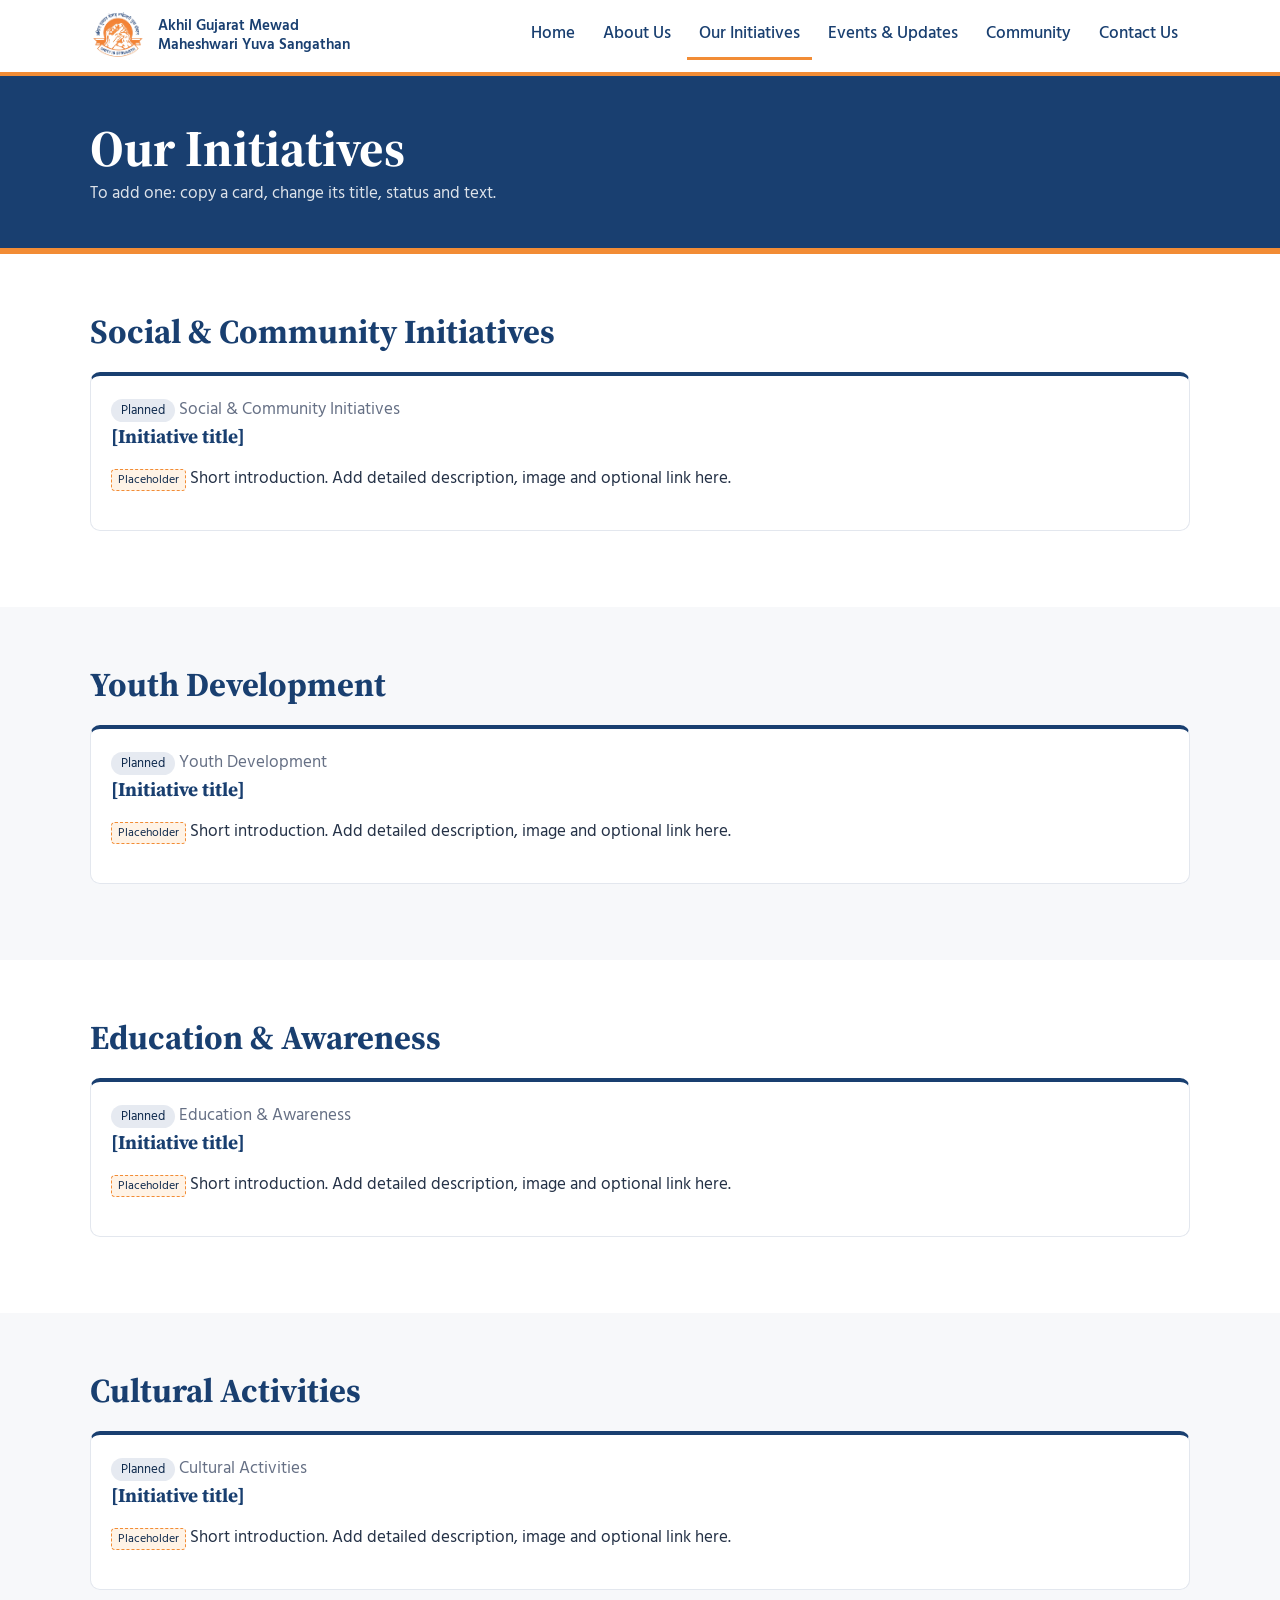
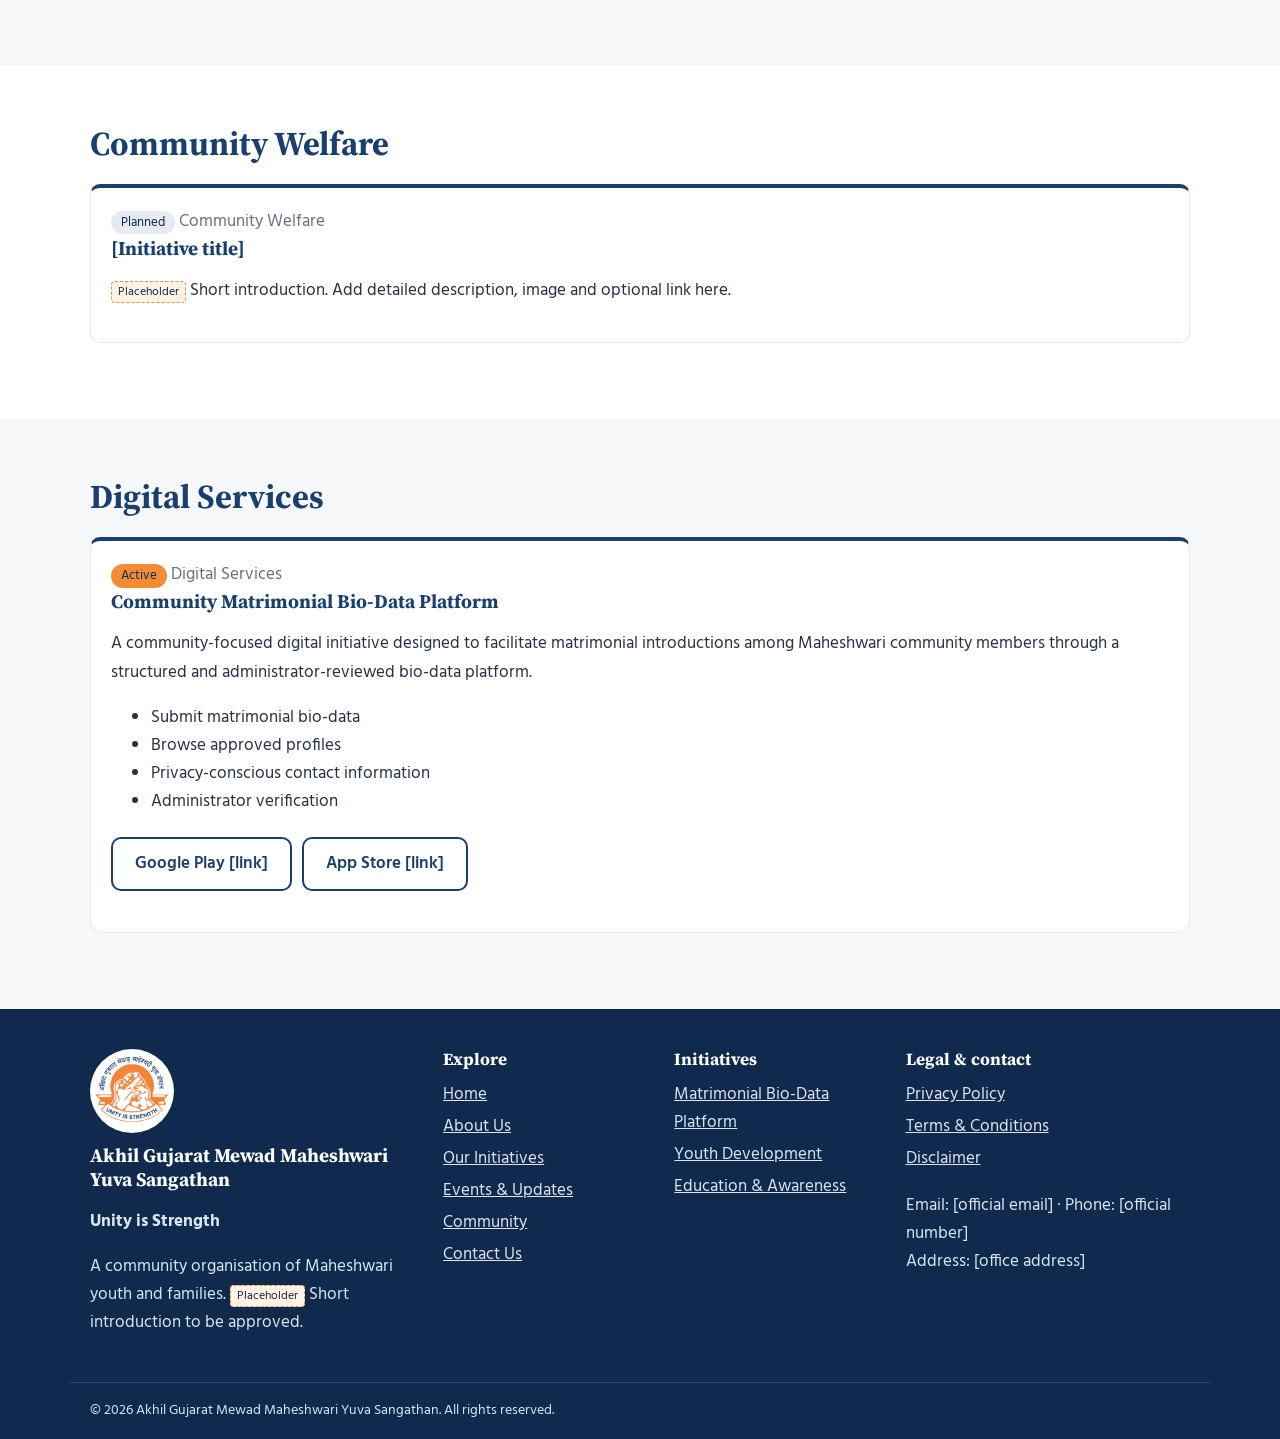
<file: initiatives.html>
<!DOCTYPE html><html lang="en"><head><meta charset="utf-8"><meta name="viewport" content="width=device-width,initial-scale=1">
<title>Our Initiatives | AGMMYS</title><meta name="description" content="Directory of AGMMYS initiatives across community, youth, education, culture, welfare and digital services."><link rel="canonical" href="https://agmmys.org/initiatives.html">
<meta property="og:type" content="website"><meta property="og:title" content="Our Initiatives | AGMMYS"><meta property="og:description" content="Directory of AGMMYS initiatives across community, youth, education, culture, welfare and digital services."><meta property="og:url" content="https://agmmys.org/initiatives.html"><meta property="og:image" content="https://agmmys.org/assets/images/icon-512.png">
<link rel="icon" href="assets/images/favicon-32.png"><link rel="apple-touch-icon" href="assets/images/apple-touch-icon.png">
<link rel="preconnect" href="https://fonts.googleapis.com"><link rel="preconnect" href="https://fonts.gstatic.com" crossorigin>
<link href="https://fonts.googleapis.com/css2?family=Hind:wght@400;500;600&family=Source+Serif+4:wght@500;700&display=swap" rel="stylesheet">
<link rel="stylesheet" href="assets/css/style.css"><script type="application/ld+json">{"@context":"https://schema.org","@type":"Organization","name":"Akhil Gujarat Mewad Maheshwari Yuva Sangathan","alternateName":"AGMMYS","url":"https://agmmys.org","logo":"https://agmmys.org/assets/images/logo.png","slogan":"Unity is Strength"}</script></head><body>
<a class="skip" href="#main">Skip to content</a>
<header class="hdr"><div class="wrap hb"><a class="brand" href="index.html"><img src="assets/images/logo.png" width="56" height="56" alt="AGMMYS logo"><span>Akhil Gujarat Mewad<br>Maheshwari Yuva Sangathan</span></a>
<button class="tg" aria-expanded="false" aria-controls="nav">Menu</button><nav id="nav" aria-label="Main"><a href="index.html">Home</a><a href="about.html">About Us</a><a href="initiatives.html" aria-current=page>Our Initiatives</a><a href="events.html">Events & Updates</a><a href="community.html">Community</a><a href="contact.html">Contact Us</a></nav></div></header>
<main id="main"><section class="phead"><div class="wrap"><h1>Our Initiatives</h1><p>To add one: copy a card, change its title, status and text.</p></div></section><section id="social" class="sec "><div class="wrap"><h2>Social &amp; Community Initiatives</h2><div class="grid g2"><article class="card" id="social-1"><span class="tag ">Planned</span> <span class="mu">Social &amp; Community Initiatives</span><h3>[Initiative title]</h3><p><span class="ph">Placeholder</span> Short introduction. Add detailed description, image and optional link here.</p></article></div></div></section><section id="youth" class="sec alt"><div class="wrap"><h2>Youth Development</h2><div class="grid g2"><article class="card" id="youth-1"><span class="tag ">Planned</span> <span class="mu">Youth Development</span><h3>[Initiative title]</h3><p><span class="ph">Placeholder</span> Short introduction. Add detailed description, image and optional link here.</p></article></div></div></section><section id="education" class="sec "><div class="wrap"><h2>Education &amp; Awareness</h2><div class="grid g2"><article class="card" id="education-1"><span class="tag ">Planned</span> <span class="mu">Education &amp; Awareness</span><h3>[Initiative title]</h3><p><span class="ph">Placeholder</span> Short introduction. Add detailed description, image and optional link here.</p></article></div></div></section><section id="culture" class="sec alt"><div class="wrap"><h2>Cultural Activities</h2><div class="grid g2"><article class="card" id="culture-1"><span class="tag ">Planned</span> <span class="mu">Cultural Activities</span><h3>[Initiative title]</h3><p><span class="ph">Placeholder</span> Short introduction. Add detailed description, image and optional link here.</p></article></div></div></section><section id="welfare" class="sec "><div class="wrap"><h2>Community Welfare</h2><div class="grid g2"><article class="card" id="welfare-1"><span class="tag ">Planned</span> <span class="mu">Community Welfare</span><h3>[Initiative title]</h3><p><span class="ph">Placeholder</span> Short introduction. Add detailed description, image and optional link here.</p></article></div></div></section><section id="digital" class="sec alt"><div class="wrap"><h2>Digital Services</h2><div class="grid g2"><article class="card" id="matrimonial"><span class="tag on">Active</span> <span class="mu">Digital Services</span><h3>Community Matrimonial Bio-Data Platform</h3><p>A community-focused digital initiative designed to facilitate matrimonial introductions among Maheshwari community members through a structured and administrator-reviewed bio-data platform.</p><ul><li>Submit matrimonial bio-data</li><li>Browse approved profiles</li><li>Privacy-conscious contact information</li><li>Administrator verification</li></ul><p><a class="btn b2" href="#">Google Play [link]</a> <a class="btn b2" href="#">App Store [link]</a></p></article></div></div></section></main>
<footer class="ftr"><div class="wrap fg"><div><img src="assets/images/logo.png" width="84" height="84" alt="AGMMYS logo"><h3>Akhil Gujarat Mewad Maheshwari Yuva Sangathan</h3><p><b>Unity is Strength</b></p><p>A community organisation of Maheshwari youth and families. <span class="ph">Placeholder</span> Short introduction to be approved.</p></div>
<div><h4>Explore</h4><a href="index.html">Home</a><a href="about.html">About Us</a><a href="initiatives.html">Our Initiatives</a><a href="events.html">Events & Updates</a><a href="community.html">Community</a><a href="contact.html">Contact Us</a></div><div><h4>Initiatives</h4><a href="initiatives.html#matrimonial">Matrimonial Bio-Data Platform</a><a href="initiatives.html#youth">Youth Development</a><a href="initiatives.html#education">Education &amp; Awareness</a></div>
<div><h4>Legal &amp; contact</h4><a href="privacy-policy.html">Privacy Policy</a><a href="terms-and-conditions.html">Terms &amp; Conditions</a><a href="disclaimer.html">Disclaimer</a><p>Email: [official email] · Phone: [official number]<br>Address: [office address]</p></div></div>
<p class="wrap cp">&copy; <span id="yr">2026</span> Akhil Gujarat Mewad Maheshwari Yuva Sangathan. All rights reserved.</p></footer><script src="assets/js/main.js"></script></body></html>
</file>
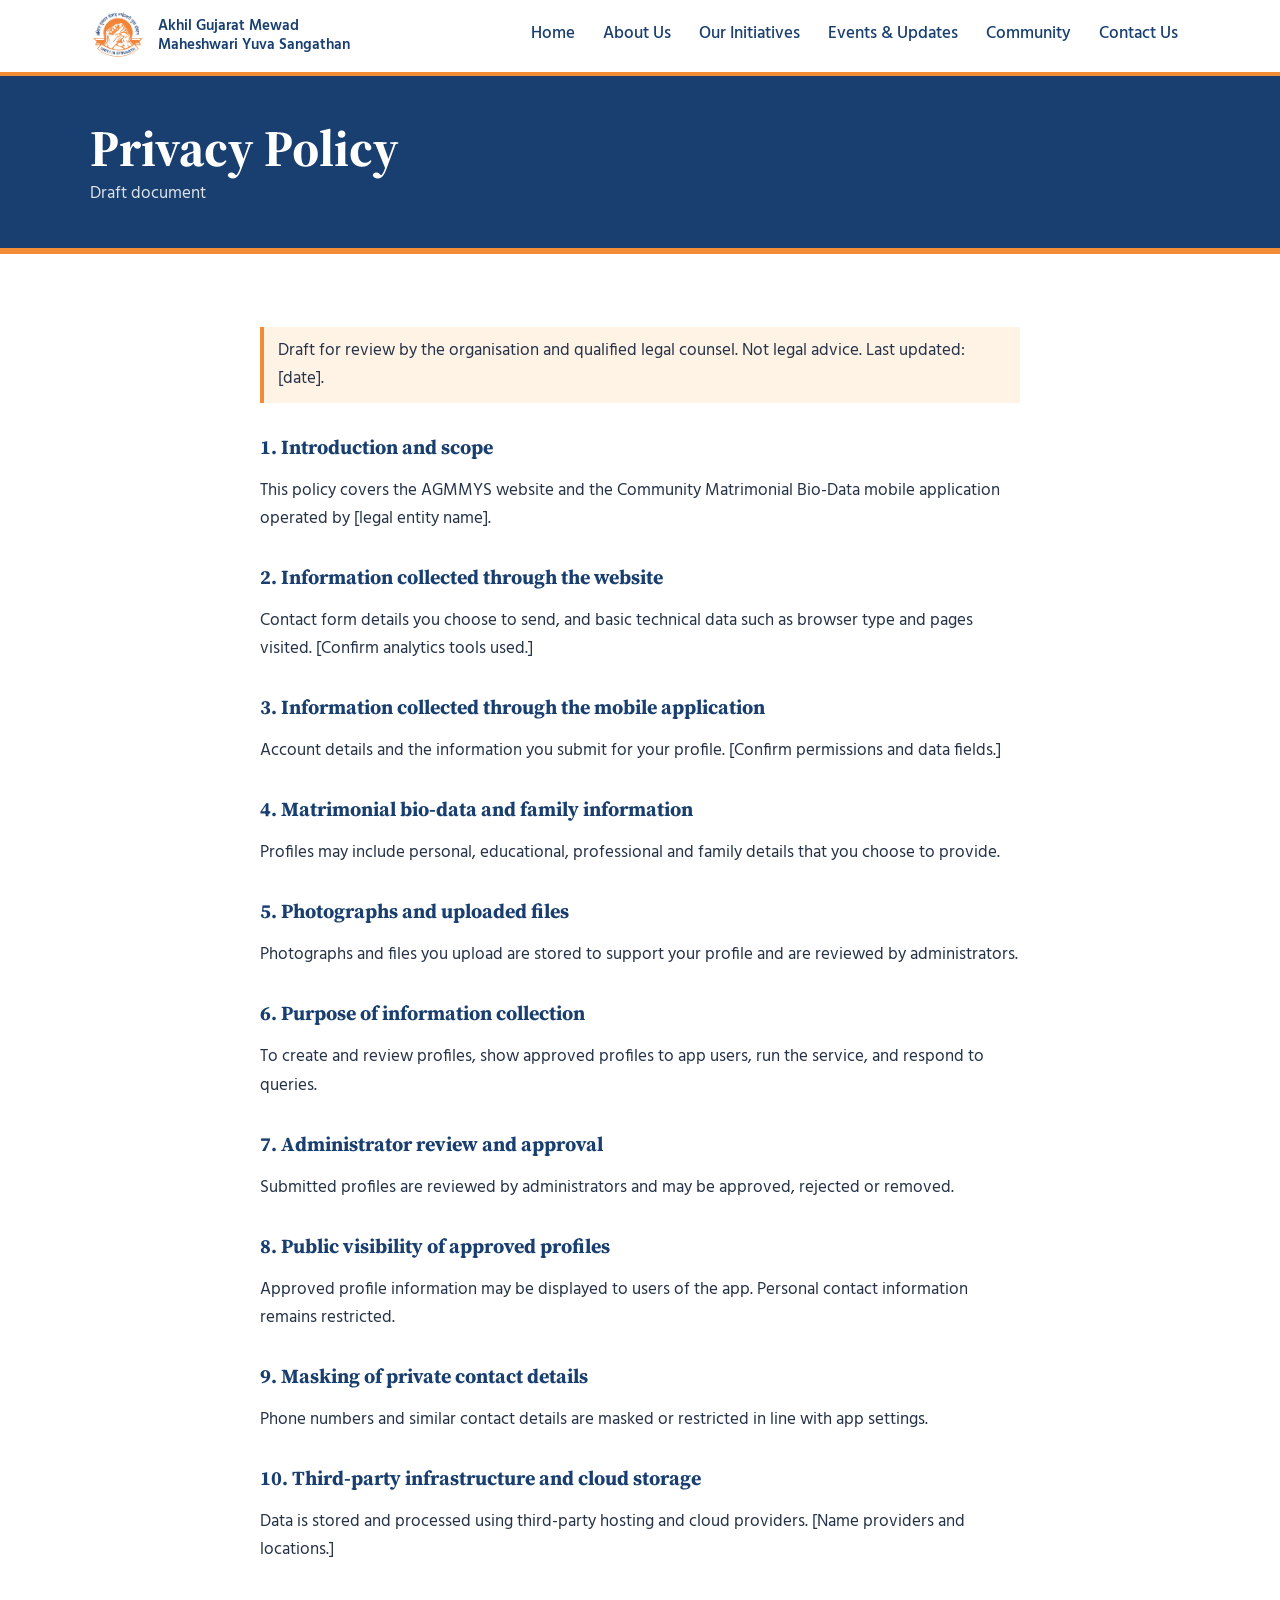
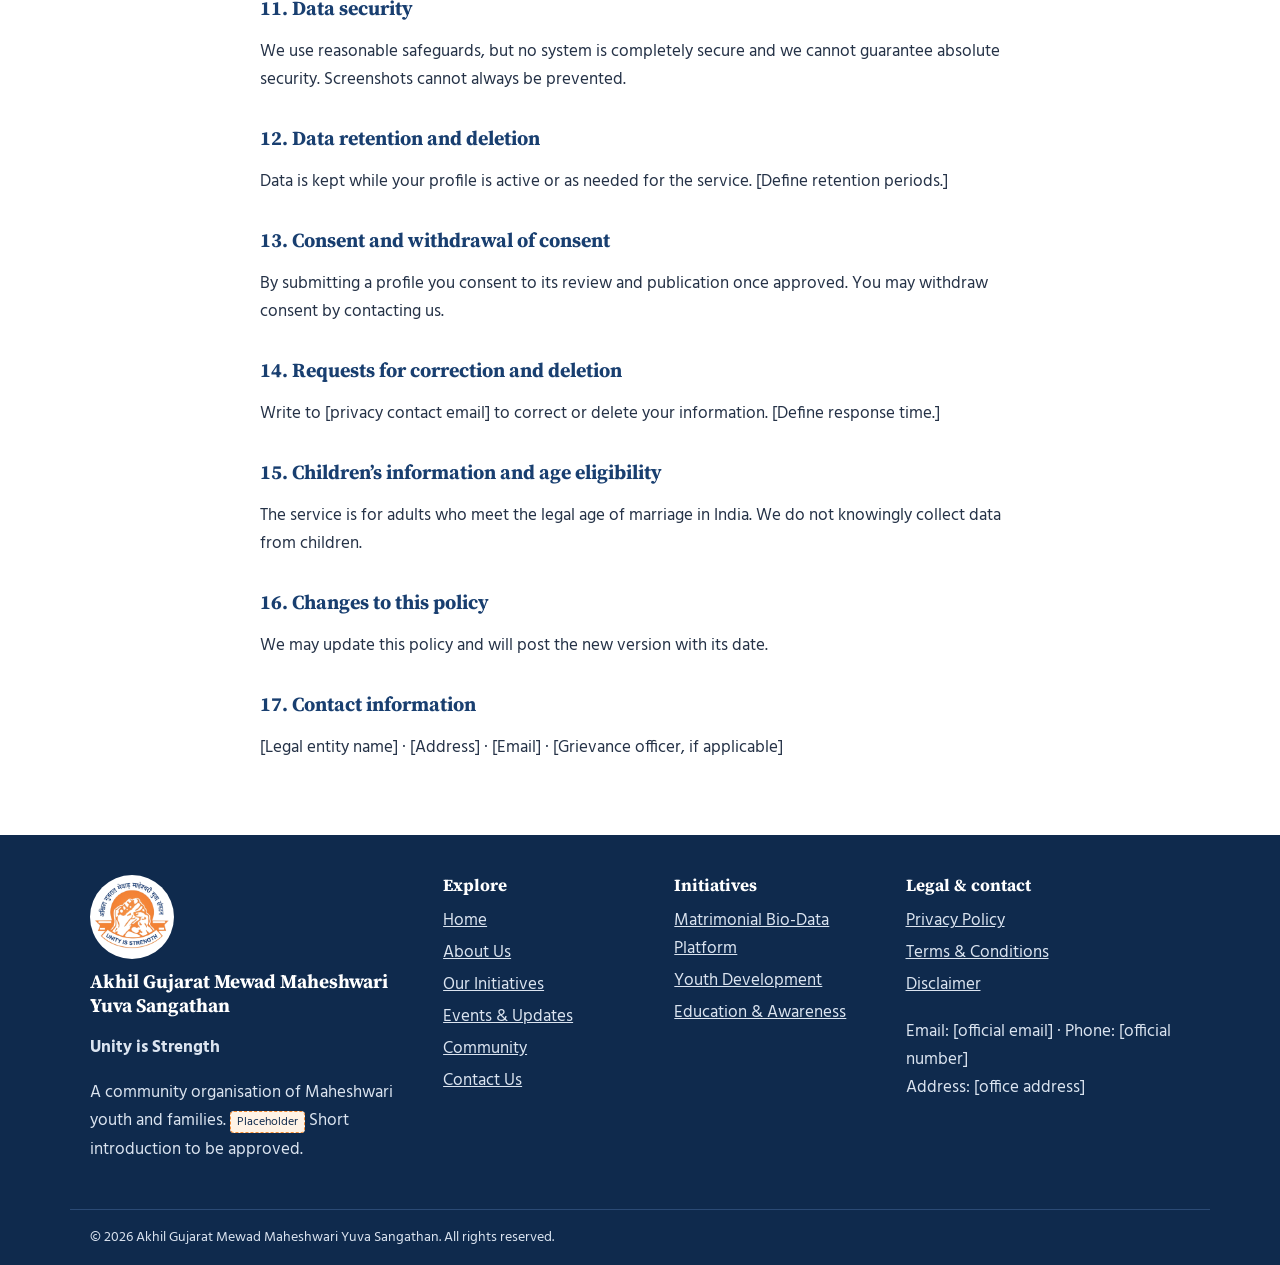
<file: privacy-policy.html>
<!DOCTYPE html><html lang="en"><head><meta charset="utf-8"><meta name="viewport" content="width=device-width,initial-scale=1">
<title>Privacy Policy | AGMMYS</title><meta name="description" content="Draft privacy policy for the AGMMYS website and matrimonial bio-data mobile app."><link rel="canonical" href="https://agmmys.org/privacy-policy.html">
<meta property="og:type" content="website"><meta property="og:title" content="Privacy Policy | AGMMYS"><meta property="og:description" content="Draft privacy policy for the AGMMYS website and matrimonial bio-data mobile app."><meta property="og:url" content="https://agmmys.org/privacy-policy.html"><meta property="og:image" content="https://agmmys.org/assets/images/icon-512.png">
<link rel="icon" href="assets/images/favicon-32.png"><link rel="apple-touch-icon" href="assets/images/apple-touch-icon.png">
<link rel="preconnect" href="https://fonts.googleapis.com"><link rel="preconnect" href="https://fonts.gstatic.com" crossorigin>
<link href="https://fonts.googleapis.com/css2?family=Hind:wght@400;500;600&family=Source+Serif+4:wght@500;700&display=swap" rel="stylesheet">
<link rel="stylesheet" href="assets/css/style.css"><script type="application/ld+json">{"@context":"https://schema.org","@type":"Organization","name":"Akhil Gujarat Mewad Maheshwari Yuva Sangathan","alternateName":"AGMMYS","url":"https://agmmys.org","logo":"https://agmmys.org/assets/images/logo.png","slogan":"Unity is Strength"}</script></head><body>
<a class="skip" href="#main">Skip to content</a>
<header class="hdr"><div class="wrap hb"><a class="brand" href="index.html"><img src="assets/images/logo.png" width="56" height="56" alt="AGMMYS logo"><span>Akhil Gujarat Mewad<br>Maheshwari Yuva Sangathan</span></a>
<button class="tg" aria-expanded="false" aria-controls="nav">Menu</button><nav id="nav" aria-label="Main"><a href="index.html">Home</a><a href="about.html">About Us</a><a href="initiatives.html">Our Initiatives</a><a href="events.html">Events & Updates</a><a href="community.html">Community</a><a href="contact.html">Contact Us</a></nav></div></header>
<main id="main"><section class="phead"><div class="wrap"><h1>Privacy Policy</h1><p>Draft document</p></div></section><section class="sec"><div class="wrap legal"><p class="note">Draft for review by the organisation and qualified legal counsel. Not legal advice. Last updated: [date].</p><h2>1. Introduction and scope</h2><p>This policy covers the AGMMYS website and the Community Matrimonial Bio-Data mobile application operated by [legal entity name].</p><h2>2. Information collected through the website</h2><p>Contact form details you choose to send, and basic technical data such as browser type and pages visited. [Confirm analytics tools used.]</p><h2>3. Information collected through the mobile application</h2><p>Account details and the information you submit for your profile. [Confirm permissions and data fields.]</p><h2>4. Matrimonial bio-data and family information</h2><p>Profiles may include personal, educational, professional and family details that you choose to provide.</p><h2>5. Photographs and uploaded files</h2><p>Photographs and files you upload are stored to support your profile and are reviewed by administrators.</p><h2>6. Purpose of information collection</h2><p>To create and review profiles, show approved profiles to app users, run the service, and respond to queries.</p><h2>7. Administrator review and approval</h2><p>Submitted profiles are reviewed by administrators and may be approved, rejected or removed.</p><h2>8. Public visibility of approved profiles</h2><p>Approved profile information may be displayed to users of the app. Personal contact information remains restricted.</p><h2>9. Masking of private contact details</h2><p>Phone numbers and similar contact details are masked or restricted in line with app settings.</p><h2>10. Third-party infrastructure and cloud storage</h2><p>Data is stored and processed using third-party hosting and cloud providers. [Name providers and locations.]</p><h2>11. Data security</h2><p>We use reasonable safeguards, but no system is completely secure and we cannot guarantee absolute security. Screenshots cannot always be prevented.</p><h2>12. Data retention and deletion</h2><p>Data is kept while your profile is active or as needed for the service. [Define retention periods.]</p><h2>13. Consent and withdrawal of consent</h2><p>By submitting a profile you consent to its review and publication once approved. You may withdraw consent by contacting us.</p><h2>14. Requests for correction and deletion</h2><p>Write to [privacy contact email] to correct or delete your information. [Define response time.]</p><h2>15. Children’s information and age eligibility</h2><p>The service is for adults who meet the legal age of marriage in India. We do not knowingly collect data from children.</p><h2>16. Changes to this policy</h2><p>We may update this policy and will post the new version with its date.</p><h2>17. Contact information</h2><p>[Legal entity name] · [Address] · [Email] · [Grievance officer, if applicable]</p></div></section></main>
<footer class="ftr"><div class="wrap fg"><div><img src="assets/images/logo.png" width="84" height="84" alt="AGMMYS logo"><h3>Akhil Gujarat Mewad Maheshwari Yuva Sangathan</h3><p><b>Unity is Strength</b></p><p>A community organisation of Maheshwari youth and families. <span class="ph">Placeholder</span> Short introduction to be approved.</p></div>
<div><h4>Explore</h4><a href="index.html">Home</a><a href="about.html">About Us</a><a href="initiatives.html">Our Initiatives</a><a href="events.html">Events & Updates</a><a href="community.html">Community</a><a href="contact.html">Contact Us</a></div><div><h4>Initiatives</h4><a href="initiatives.html#matrimonial">Matrimonial Bio-Data Platform</a><a href="initiatives.html#youth">Youth Development</a><a href="initiatives.html#education">Education &amp; Awareness</a></div>
<div><h4>Legal &amp; contact</h4><a href="privacy-policy.html">Privacy Policy</a><a href="terms-and-conditions.html">Terms &amp; Conditions</a><a href="disclaimer.html">Disclaimer</a><p>Email: [official email] · Phone: [official number]<br>Address: [office address]</p></div></div>
<p class="wrap cp">&copy; <span id="yr">2026</span> Akhil Gujarat Mewad Maheshwari Yuva Sangathan. All rights reserved.</p></footer><script src="assets/js/main.js"></script></body></html>
</file>
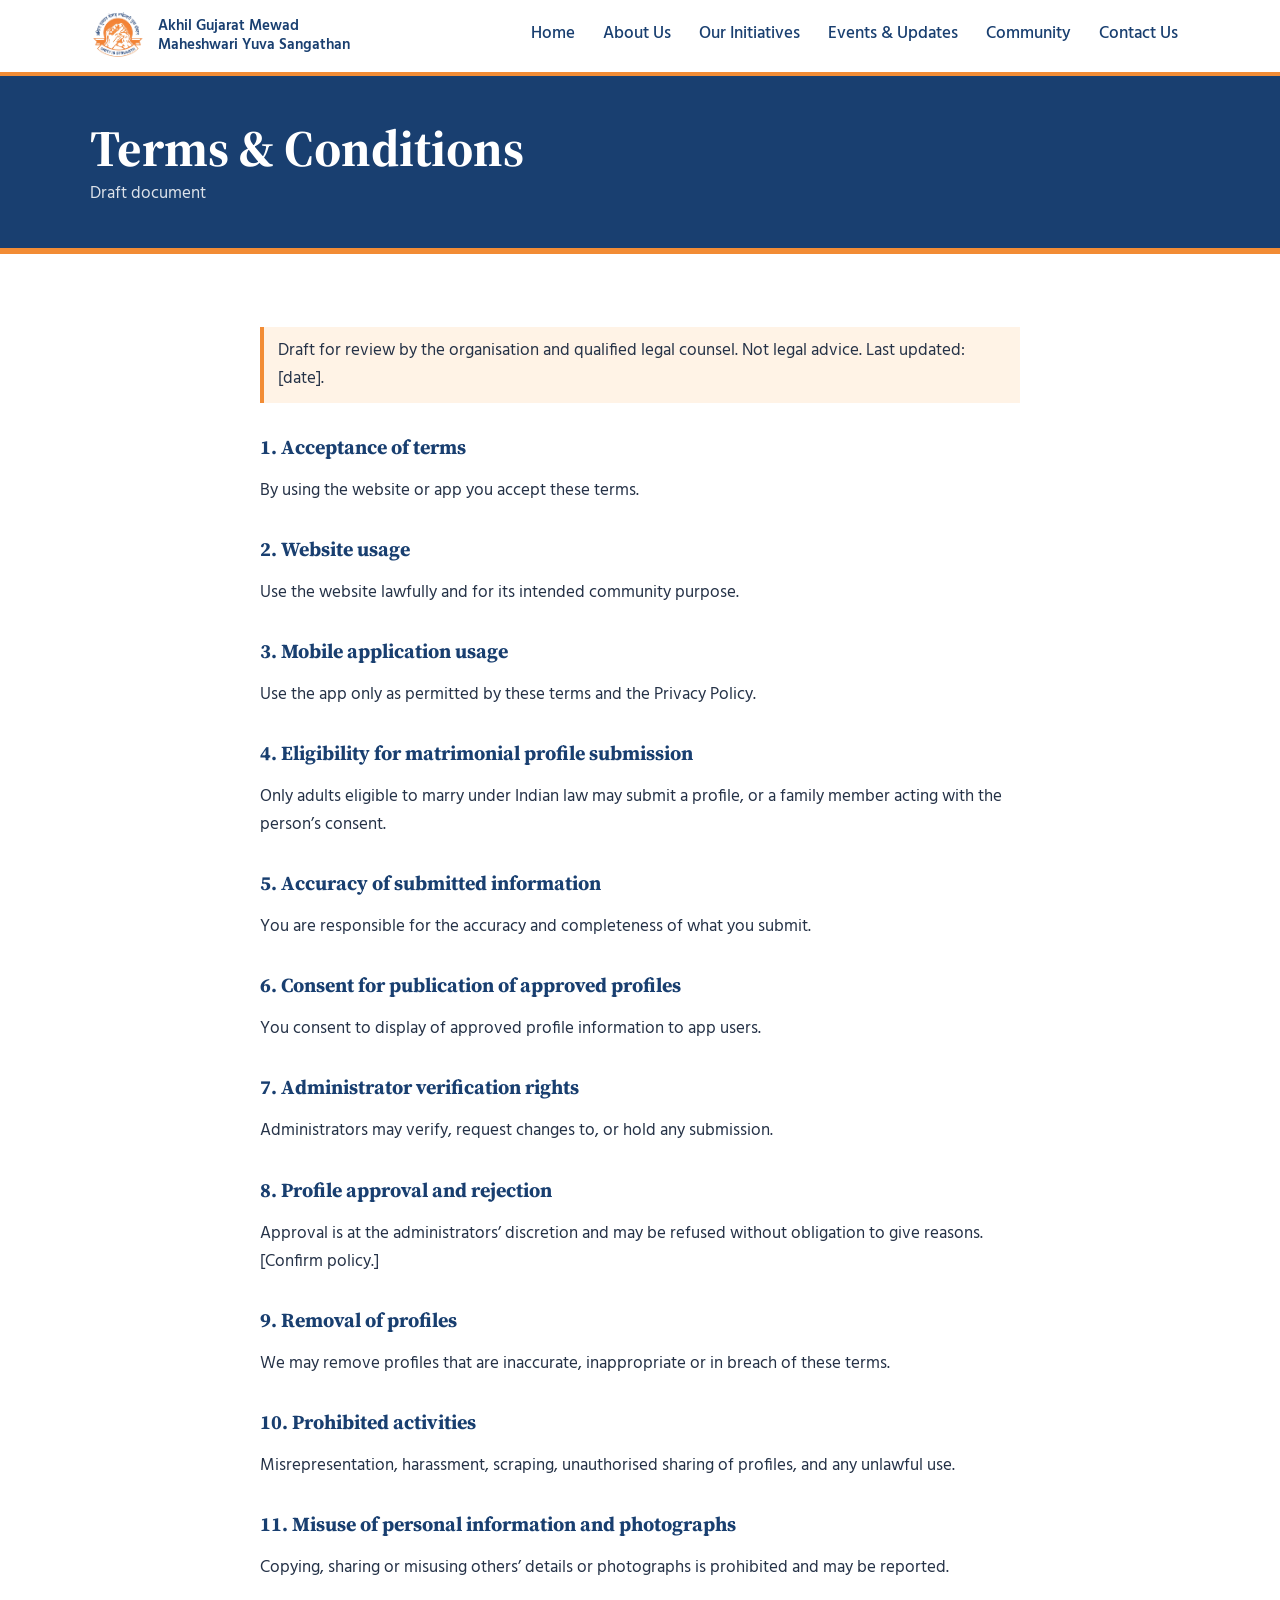
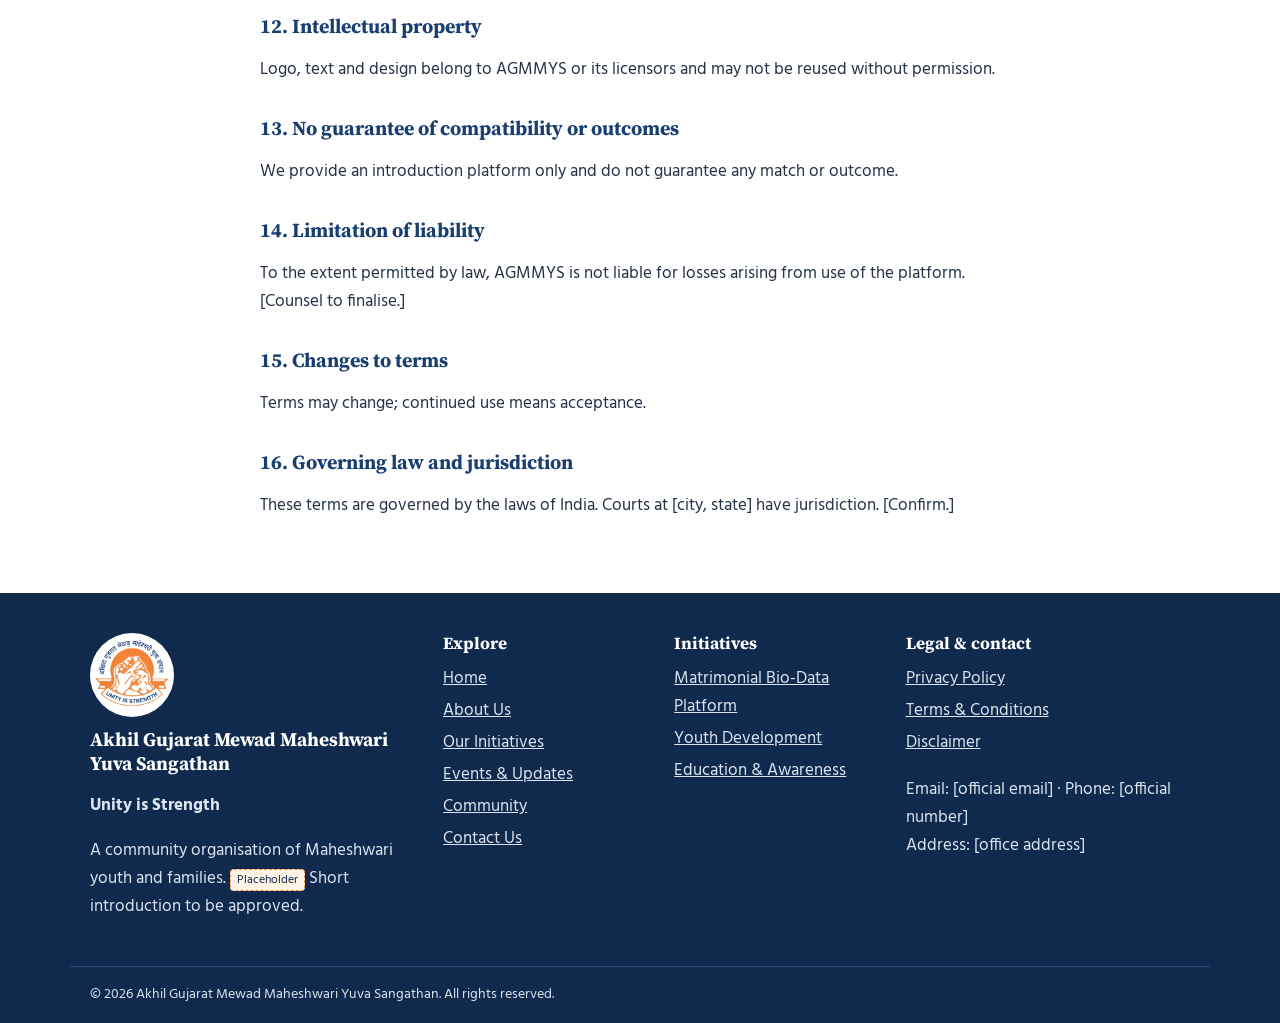
<file: terms-and-conditions.html>
<!DOCTYPE html><html lang="en"><head><meta charset="utf-8"><meta name="viewport" content="width=device-width,initial-scale=1">
<title>Terms &amp; Conditions | AGMMYS</title><meta name="description" content="Draft terms for using the AGMMYS website and matrimonial bio-data application."><link rel="canonical" href="https://agmmys.org/terms-and-conditions.html">
<meta property="og:type" content="website"><meta property="og:title" content="Terms &amp; Conditions | AGMMYS"><meta property="og:description" content="Draft terms for using the AGMMYS website and matrimonial bio-data application."><meta property="og:url" content="https://agmmys.org/terms-and-conditions.html"><meta property="og:image" content="https://agmmys.org/assets/images/icon-512.png">
<link rel="icon" href="assets/images/favicon-32.png"><link rel="apple-touch-icon" href="assets/images/apple-touch-icon.png">
<link rel="preconnect" href="https://fonts.googleapis.com"><link rel="preconnect" href="https://fonts.gstatic.com" crossorigin>
<link href="https://fonts.googleapis.com/css2?family=Hind:wght@400;500;600&family=Source+Serif+4:wght@500;700&display=swap" rel="stylesheet">
<link rel="stylesheet" href="assets/css/style.css"><script type="application/ld+json">{"@context":"https://schema.org","@type":"Organization","name":"Akhil Gujarat Mewad Maheshwari Yuva Sangathan","alternateName":"AGMMYS","url":"https://agmmys.org","logo":"https://agmmys.org/assets/images/logo.png","slogan":"Unity is Strength"}</script></head><body>
<a class="skip" href="#main">Skip to content</a>
<header class="hdr"><div class="wrap hb"><a class="brand" href="index.html"><img src="assets/images/logo.png" width="56" height="56" alt="AGMMYS logo"><span>Akhil Gujarat Mewad<br>Maheshwari Yuva Sangathan</span></a>
<button class="tg" aria-expanded="false" aria-controls="nav">Menu</button><nav id="nav" aria-label="Main"><a href="index.html">Home</a><a href="about.html">About Us</a><a href="initiatives.html">Our Initiatives</a><a href="events.html">Events & Updates</a><a href="community.html">Community</a><a href="contact.html">Contact Us</a></nav></div></header>
<main id="main"><section class="phead"><div class="wrap"><h1>Terms &amp; Conditions</h1><p>Draft document</p></div></section><section class="sec"><div class="wrap legal"><p class="note">Draft for review by the organisation and qualified legal counsel. Not legal advice. Last updated: [date].</p><h2>1. Acceptance of terms</h2><p>By using the website or app you accept these terms.</p><h2>2. Website usage</h2><p>Use the website lawfully and for its intended community purpose.</p><h2>3. Mobile application usage</h2><p>Use the app only as permitted by these terms and the Privacy Policy.</p><h2>4. Eligibility for matrimonial profile submission</h2><p>Only adults eligible to marry under Indian law may submit a profile, or a family member acting with the person’s consent.</p><h2>5. Accuracy of submitted information</h2><p>You are responsible for the accuracy and completeness of what you submit.</p><h2>6. Consent for publication of approved profiles</h2><p>You consent to display of approved profile information to app users.</p><h2>7. Administrator verification rights</h2><p>Administrators may verify, request changes to, or hold any submission.</p><h2>8. Profile approval and rejection</h2><p>Approval is at the administrators’ discretion and may be refused without obligation to give reasons. [Confirm policy.]</p><h2>9. Removal of profiles</h2><p>We may remove profiles that are inaccurate, inappropriate or in breach of these terms.</p><h2>10. Prohibited activities</h2><p>Misrepresentation, harassment, scraping, unauthorised sharing of profiles, and any unlawful use.</p><h2>11. Misuse of personal information and photographs</h2><p>Copying, sharing or misusing others’ details or photographs is prohibited and may be reported.</p><h2>12. Intellectual property</h2><p>Logo, text and design belong to AGMMYS or its licensors and may not be reused without permission.</p><h2>13. No guarantee of compatibility or outcomes</h2><p>We provide an introduction platform only and do not guarantee any match or outcome.</p><h2>14. Limitation of liability</h2><p>To the extent permitted by law, AGMMYS is not liable for losses arising from use of the platform. [Counsel to finalise.]</p><h2>15. Changes to terms</h2><p>Terms may change; continued use means acceptance.</p><h2>16. Governing law and jurisdiction</h2><p>These terms are governed by the laws of India. Courts at [city, state] have jurisdiction. [Confirm.]</p></div></section></main>
<footer class="ftr"><div class="wrap fg"><div><img src="assets/images/logo.png" width="84" height="84" alt="AGMMYS logo"><h3>Akhil Gujarat Mewad Maheshwari Yuva Sangathan</h3><p><b>Unity is Strength</b></p><p>A community organisation of Maheshwari youth and families. <span class="ph">Placeholder</span> Short introduction to be approved.</p></div>
<div><h4>Explore</h4><a href="index.html">Home</a><a href="about.html">About Us</a><a href="initiatives.html">Our Initiatives</a><a href="events.html">Events & Updates</a><a href="community.html">Community</a><a href="contact.html">Contact Us</a></div><div><h4>Initiatives</h4><a href="initiatives.html#matrimonial">Matrimonial Bio-Data Platform</a><a href="initiatives.html#youth">Youth Development</a><a href="initiatives.html#education">Education &amp; Awareness</a></div>
<div><h4>Legal &amp; contact</h4><a href="privacy-policy.html">Privacy Policy</a><a href="terms-and-conditions.html">Terms &amp; Conditions</a><a href="disclaimer.html">Disclaimer</a><p>Email: [official email] · Phone: [official number]<br>Address: [office address]</p></div></div>
<p class="wrap cp">&copy; <span id="yr">2026</span> Akhil Gujarat Mewad Maheshwari Yuva Sangathan. All rights reserved.</p></footer><script src="assets/js/main.js"></script></body></html>
</file>
<file: assets/css/style.css>
/* AGMMYS styles. Edit colour tokens in :root. */
:root{--navy:#193F70;--ink:#0f2a4d;--saf:#F28C35;--bg:#F7F8FA;--tx:#253247;--mu:#667085;--r:10px}
*{box-sizing:border-box}html{scroll-behavior:smooth}body{margin:0;font:17px/1.65 Hind,system-ui,sans-serif;color:var(--tx);background:#fff}
h1,h2,h3,h4{font-family:'Source Serif 4',Georgia,serif;color:var(--navy);line-height:1.25;margin:0 0 .5em}h1{font-size:clamp(2rem,5vw,3.2rem)}h2{font-size:clamp(1.5rem,3vw,2.1rem)}h3{font-size:1.2rem}
a{color:var(--navy)}a:focus-visible,button:focus-visible{outline:3px solid var(--saf);outline-offset:2px}.wrap{max-width:1140px;margin:auto;padding:0 20px}.mu{color:var(--mu)}
.skip{position:absolute;left:-999px}.skip:focus{left:8px;top:8px;background:#fff;padding:8px;z-index:9}
.hdr{background:#fff;border-bottom:4px solid var(--saf);position:sticky;top:0;z-index:5}.hb{display:flex;align-items:center;justify-content:space-between;gap:16px;padding-top:8px;padding-bottom:8px}
.brand{display:flex;align-items:center;gap:12px;text-decoration:none;font:600 .95rem/1.25 Hind;color:var(--navy)}nav{display:flex;gap:4px}nav a{padding:8px 12px;text-decoration:none;font-weight:500;border-bottom:3px solid transparent}nav a:hover,nav a[aria-current]{border-color:var(--saf)}.tg{display:none}
.hero{background:var(--bg);background-image:repeating-linear-gradient(45deg,transparent 0 22px,rgba(242,140,53,.12) 22px 23px),repeating-linear-gradient(-45deg,transparent 0 22px,rgba(25,63,112,.07) 22px 23px);padding:56px 0}
.hg{display:grid;grid-template-columns:1.1fr .9fr;gap:32px;align-items:center}.sun{background:#fff;border-radius:50%;border:6px solid var(--saf);padding:18px;max-width:420px;justify-self:center}.sun img{width:100%;height:auto;display:block}
.lead{font-size:1.15rem;color:var(--mu)}.btn{display:inline-block;background:var(--saf);color:var(--ink);font-weight:600;padding:11px 22px;border-radius:var(--r);text-decoration:none;margin:4px 6px 4px 0;border:2px solid var(--saf);transition:background .2s}.btn:hover{background:#fff}.b2{background:#fff;border-color:var(--navy);color:var(--navy)}.b2:hover{background:var(--bg)}
.sec{padding:56px 0}.alt{background:var(--bg)}.phead{background:var(--navy);padding:40px 0;border-bottom:6px solid var(--saf)}.phead h1,.phead p{color:#fff;margin:0}.phead p{opacity:.85}
.grid{display:grid;grid-template-columns:repeat(auto-fit,minmax(250px,1fr));gap:20px;margin:20px 0}.g2{grid-template-columns:repeat(auto-fit,minmax(320px,1fr))}.card{background:#fff;border:1px solid #e3e7ee;border-top:4px solid var(--navy);border-radius:var(--r);padding:20px}.alt .card{background:#fff}.card:hover{border-top-color:var(--saf)}
.ic{font-size:1.8rem}.img,.ava{background:repeating-linear-gradient(45deg,#eef1f6 0 10px,#e6eaf1 10px 20px);display:grid;place-items:center;color:var(--mu);border-radius:var(--r);height:140px;margin-bottom:12px}.ava{width:110px;height:110px;border-radius:50%}
.tag{display:inline-block;font-size:.8rem;padding:1px 10px;border-radius:99px;background:#e6eaf1;color:var(--ink)}.tag.on{background:var(--saf)}.ph{font-size:.75rem;background:#fff3e6;border:1px dashed var(--saf);padding:0 6px;border-radius:4px;color:var(--ink)}
blockquote{margin:0;padding:12px 20px;border-left:5px solid var(--saf);font:1.3rem/1.5 'Source Serif 4',serif;color:var(--navy)}.empty{border:2px dashed #c9d1de;border-radius:var(--r);padding:32px;text-align:center;color:var(--mu);background:#fff}
.chips{display:flex;flex-wrap:wrap;gap:10px;list-style:none;padding:0}.chips li{background:var(--bg);border:1px solid var(--navy);padding:6px 16px;border-radius:99px}.cta{background:var(--navy);color:#fff;text-align:center;padding:56px 0}.cta h2{color:#fff}
.legal{max-width:800px}.legal h2{font-size:1.25rem;margin-top:1.6em}.note{background:#fff3e6;border-left:4px solid var(--saf);padding:10px 14px}
.ftr{background:#0f2a4d;color:#dbe4f0;padding-top:40px}.ftr h3,.ftr h4{color:#fff}.ftr a{display:block;color:#dbe4f0;padding:2px 0}.ftr img{background:#fff;border-radius:50%}.fg{display:grid;grid-template-columns:1.6fr 1fr 1fr 1.4fr;gap:28px}.cp{border-top:1px solid #2b4a75;margin-top:28px!important;padding:16px 20px;font-size:.9rem}
@media(max-width:860px){.hg,.fg{grid-template-columns:1fr}.tg{display:block;background:var(--navy);color:#fff;border:0;padding:8px 16px;border-radius:var(--r);font:inherit}nav{display:none;position:absolute;top:100%;left:0;right:0;background:#fff;flex-direction:column;padding:8px 20px;border-bottom:4px solid var(--saf)}nav.open{display:flex}.hb{position:relative}.brand span{font-size:.8rem}}
@media(prefers-reduced-motion:reduce){*{transition:none!important;scroll-behavior:auto!important}}
</file>
